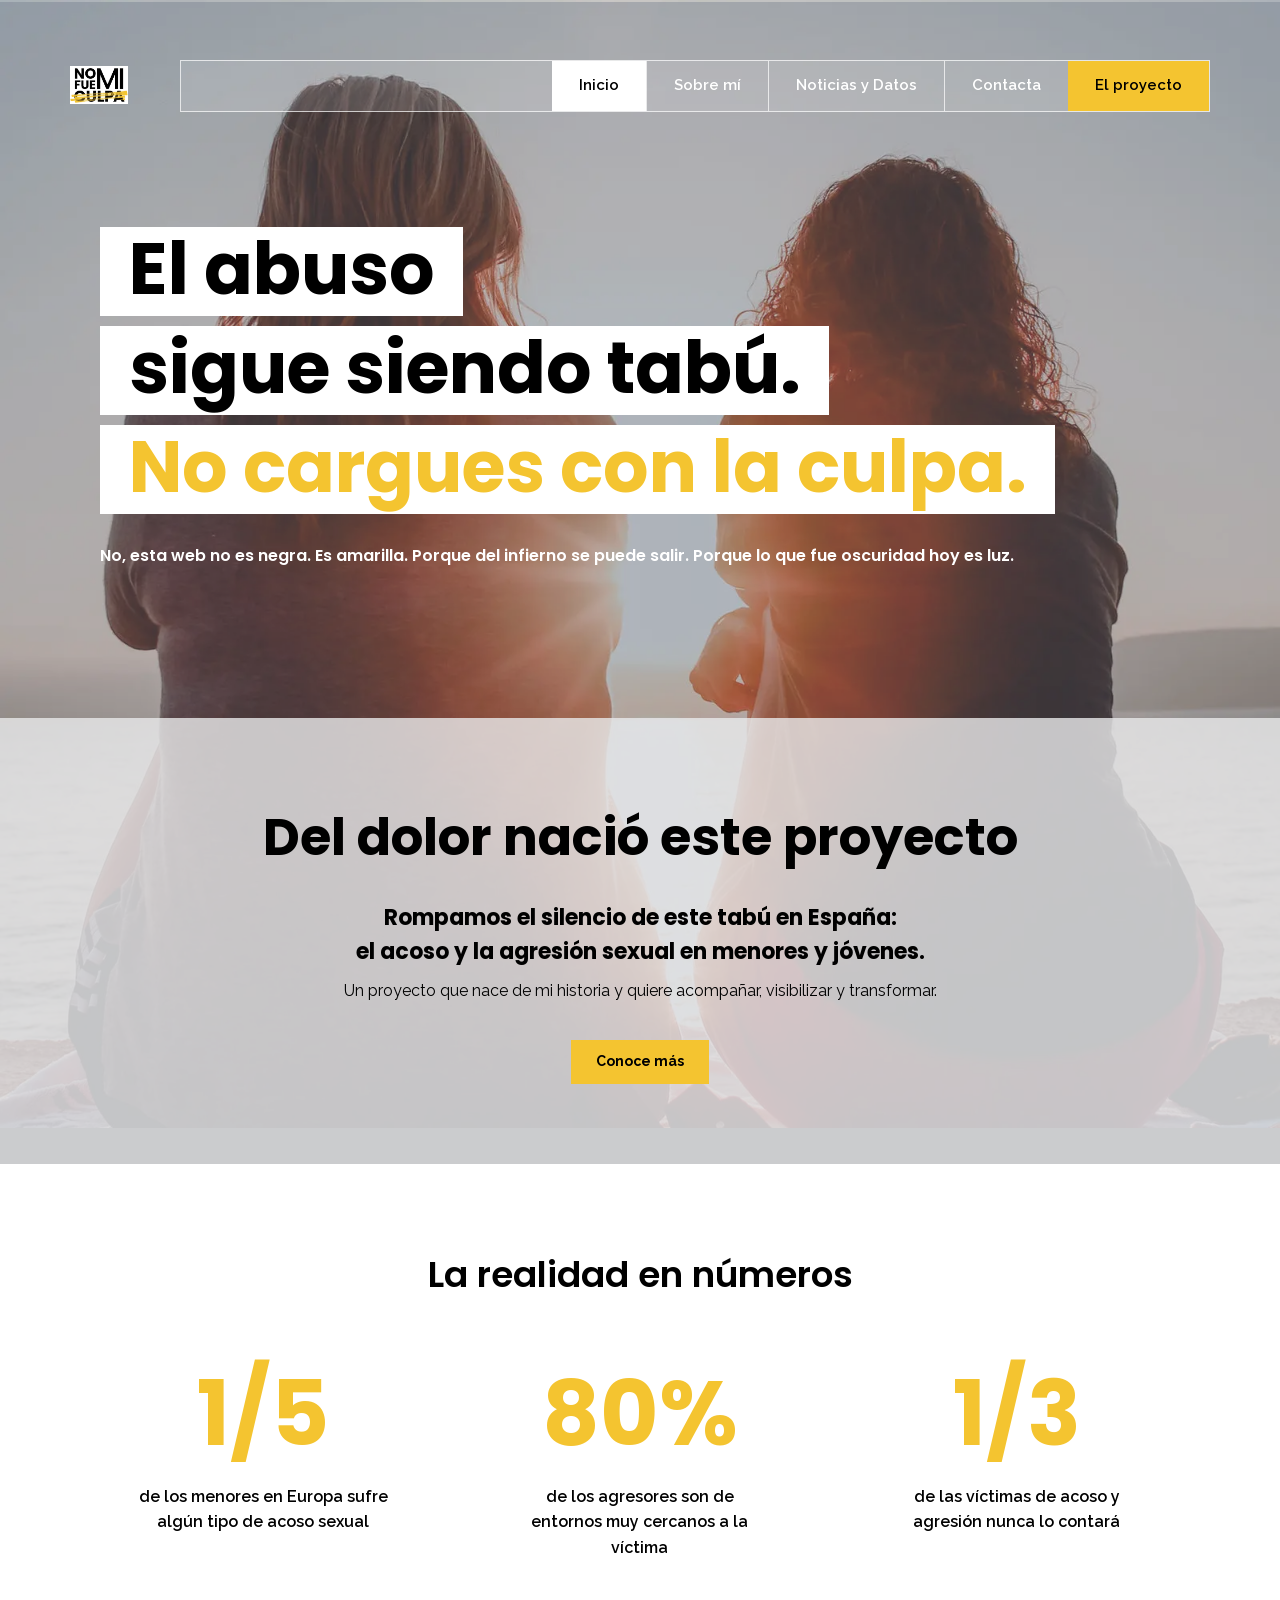
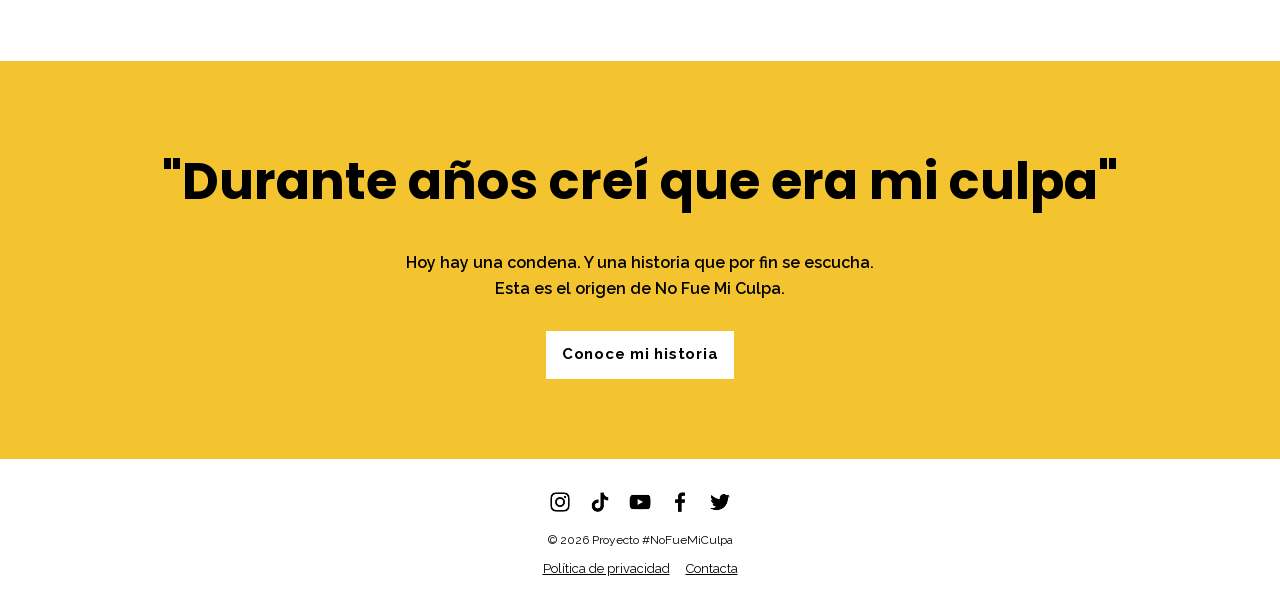
<file: index.html>
<!DOCTYPE html>
<html lang="es">
<head>
  <meta charset="UTF-8">
  <meta name="viewport" content="width=device-width, initial-scale=1">
  <title>Inicio | No Fue Mi Culpa | Contra el abuso sexual</title>
  <meta name="description" content="Rompamos el silencio sobre el acoso y la agresión sexual en menores y jóvenes en España.">
  <link rel="canonical" href="https://www.nofuemiculpa.org/">
  <meta property="og:title" content="No Fue Mi Culpa | Contra el abuso sexual">
  <meta property="og:description" content="Rompamos el silencio sobre el acoso y la agresión sexual en menores y jóvenes en España.">
  <meta property="og:image" content="https://www.nofuemiculpa.org/img/bg-dos-mujeres.webp">
  <meta property="og:url" content="https://www.nofuemiculpa.org/">
  <meta property="og:type" content="website">
  <link rel="icon" type="image/png" href="img/img_6.png">
  <link rel="apple-touch-icon" href="img/img_6.png">
  <link rel="stylesheet" href="styles.css">
</head>
<body>
  <a class="skip" href="#principal">Saltar al contenido</a>

  <div class="top photo-bg">
    <header class="site-header">
      <a href="index.html" class="logo"><img src="img/img_5.webp" alt="Logo del proyecto No Fue Mi Culpa" width="58" height="38"></a>
      <nav aria-label="Principal">
        <a href="index.html" aria-current="page">Inicio</a>
        <a href="sobre-mi.html">Sobre mí</a>
        <a href="recursos.html">Noticias y Datos</a>
        <a href="contacta.html">Contacta</a>
        <a href="el-proyecto.html" class="cta">El proyecto</a>
      </nav>
    </header>

    <main id="principal">
      <section class="hero" aria-labelledby="titulo">
        <h1 id="titulo">
          <span class="box">El abuso</span>
          <span class="box">sigue siendo tabú.</span>
          <span class="box accent">No cargues con la culpa.</span>
        </h1>
        <p class="hero-sub">No, esta web no es negra. Es amarilla. Porque del infierno se puede salir. Porque lo que fue oscuridad hoy es luz.</p>
      </section>
    </main>

  <section class="intro">
    <h2>Del dolor nació este proyecto</h2>
    <p class="lead">Rompamos el silencio de este tabú en España:<br>el acoso y la agresión sexual en menores y jóvenes.</p>
    <p>Un proyecto que nace de mi historia y quiere acompañar, visibilizar y transformar.</p>
    <a class="btn" href="el-proyecto.html">Conoce más</a>
  </section>
  </div>

  <section class="stats" aria-labelledby="numeros-titulo">
    <h2 id="numeros-titulo">La realidad en números</h2>
    <div class="stat-grid">
      <div class="stat"><span class="num">1/5</span><p>de los menores en Europa sufre algún tipo de acoso sexual</p></div>
      <div class="stat"><span class="num">80%</span><p>de los agresores son de entornos muy cercanos a la víctima</p></div>
      <div class="stat"><span class="num">1/3</span><p>de las víctimas de acoso y agresión nunca lo contará</p></div>
    </div>
  </section>

  <section class="story">
    <blockquote>"Durante años creí que era mi culpa"</blockquote>
    <p>Hoy hay una condena. Y una historia que por fin se escucha.<br>Esta es el origen de No Fue Mi Culpa.</p>
    <a class="btn white" href="sobre-mi.html">Conoce mi historia</a>
  </section>


  <footer class="site-footer">
    <div class="social">
      <a href="https://www.instagram.com/nofuemiculpaorg" aria-label="Instagram" rel="noopener"><img src="img/img_1.png" alt="" width="26" height="26"></a>
      <a href="https://www.tiktok.com/@nofuemiculpa.org" aria-label="TikTok" rel="noopener"><img src="img/img_3.png" alt="" width="26" height="26"></a>
      <a href="https://youtube.com/@nofuemiculpaorg" aria-label="YouTube" rel="noopener"><img src="img/img_8.png" alt="" width="26" height="26"></a>
      <a href="https://www.facebook.com/nazaret.moris" aria-label="Facebook" rel="noopener"><img src="img/img_2.png" alt="" width="26" height="26"></a>
      <a href="https://x.com/nofuemiculpaorg" aria-label="X (Twitter)" rel="noopener"><img src="img/img_9.png" alt="" width="26" height="26"></a>
    </div>
    <p>© 2026 Proyecto #NoFueMiCulpa</p>
    <nav aria-label="Legal"><a href="privacidad.html">Política de privacidad</a><a href="contacta.html">Contacta</a></nav>
  </footer>
</body>
</html>
</file>
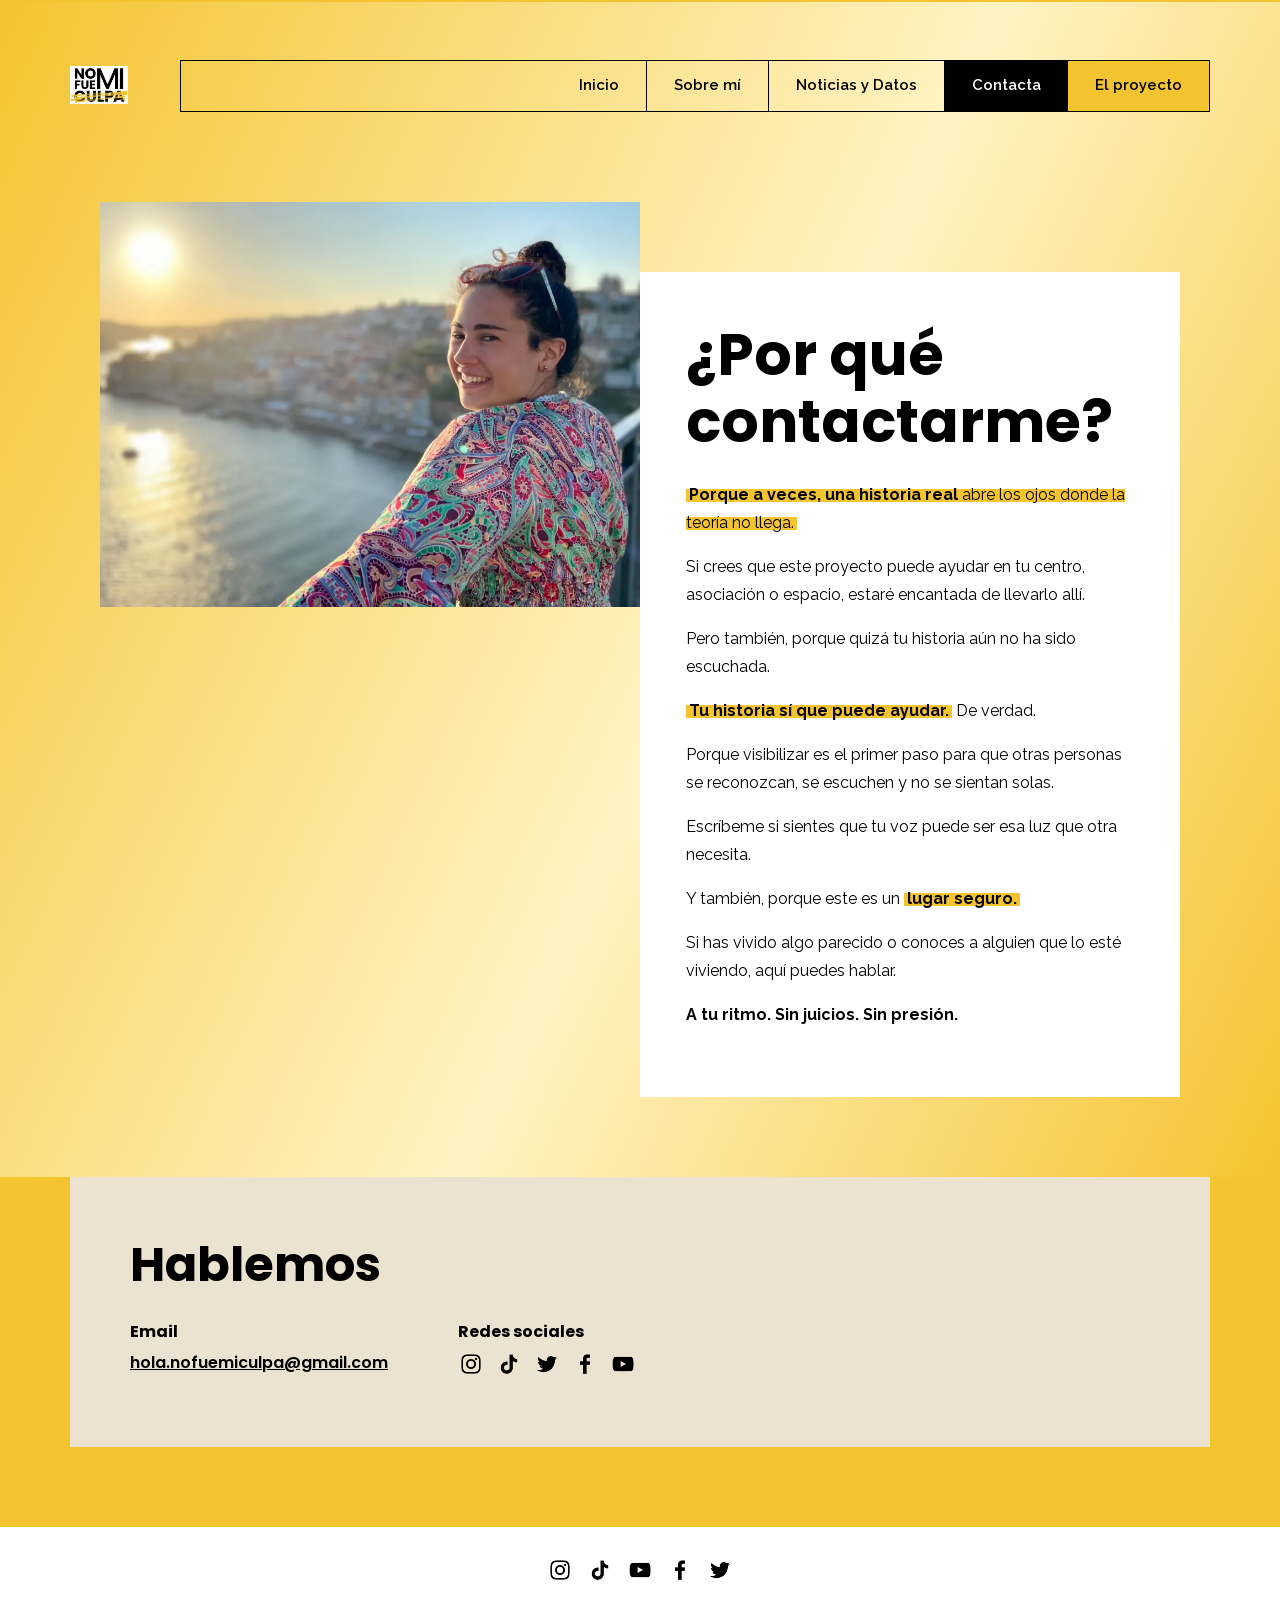
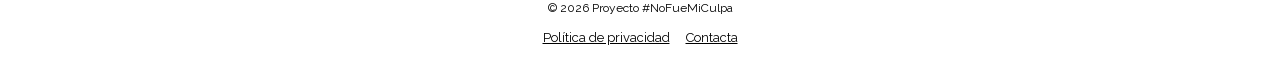
<file: contacta.html>
<!DOCTYPE html>
<html lang="es">
<head>
  <meta charset="UTF-8">
  <meta name="viewport" content="width=device-width, initial-scale=1">
  <title>Contacta | No Fue Mi Culpa</title>
  <meta name="description" content="Escríbenos si quieres contar tu historia o acoger el proyecto en tu centro.">
  <link rel="canonical" href="https://www.nofuemiculpa.org/contacta.html">
  <link rel="icon" type="image/png" href="img/img_6.png">
  <link rel="apple-touch-icon" href="img/img_6.png">
  <link rel="stylesheet" href="styles.css">
</head>
<body>
  <a class="skip" href="#principal">Saltar al contenido</a>

  <div class="top light">
    <header class="site-header">
      <a href="index.html" class="logo"><img src="img/img_5.webp" alt="Logo del proyecto No Fue Mi Culpa" width="58" height="38"></a>
      <nav aria-label="Principal">
        <a href="index.html">Inicio</a>
        <a href="sobre-mi.html">Sobre mí</a>
        <a href="recursos.html">Noticias y Datos</a>
        <a href="contacta.html" aria-current="page">Contacta</a>
        <a href="el-proyecto.html" class="cta">El proyecto</a>
      </nav>
    </header>
  </div>

  <main id="principal">
    <section class="contact-hero">
      <div class="contact-row">
        <div class="contact-photo">
          <img src="img/nazaret.webp" alt="Nazaret Moris sonriendo frente a un paisaje urbano al atardecer" width="1000" height="750" loading="lazy">
        </div>
        <div class="contact-card">
          <h1>¿Por qué contactarme?</h1>
          <p><span class="hl"><strong>Porque a veces, una historia real</strong> abre los ojos donde la teoría no llega.</span></p>
          <p>Si crees que este proyecto puede ayudar en tu centro, asociación o espacio, estaré encantada de llevarlo allí.</p>
          <p>Pero también, porque quizá tu historia aún no ha sido escuchada.</p>
          <p><span class="hl"><strong>Tu historia sí que puede ayudar.</strong></span> De verdad.</p>
          <p>Porque visibilizar es el primer paso para que otras personas se reconozcan, se escuchen y no se sientan solas.</p>
          <p>Escríbeme si sientes que tu voz puede ser esa luz que otra necesita.</p>
          <p>Y también, porque este es un <span class="hl"><strong>lugar seguro.</strong></span></p>
          <p>Si has vivido algo parecido o conoces a alguien que lo esté viviendo, aquí puedes hablar.</p>
          <p><strong>A tu ritmo. Sin juicios. Sin presión.</strong></p>
        </div>
      </div>
    </section>

    <div class="contact-wrap">
      <section class="hablemos" aria-labelledby="hablemos-titulo">
        <h2 id="hablemos-titulo">Hablemos</h2>
        <div class="cols">
          <div>
            <h3>Email</h3>
            <a class="mail" href="mailto:hola.nofuemiculpa@gmail.com">hola.nofuemiculpa@gmail.com</a>
          </div>
          <div>
            <h3>Redes sociales</h3>
            <div class="contact-social">
              <a href="https://www.instagram.com/nofuemiculpaorg" aria-label="Instagram" rel="noopener"><img src="img/img_1.png" alt="" width="26" height="26"></a>
              <a href="https://www.tiktok.com/@nofuemiculpa.org" aria-label="TikTok" rel="noopener"><img src="img/img_3.png" alt="" width="26" height="26"></a>
              <a href="https://x.com/nofuemiculpaorg" aria-label="X (Twitter)" rel="noopener"><img src="img/img_9.png" alt="" width="26" height="26"></a>
              <a href="https://www.facebook.com/nazaret.moris" aria-label="Facebook" rel="noopener"><img src="img/img_2.png" alt="" width="26" height="26"></a>
              <a href="https://youtube.com/@nofuemiculpaorg" aria-label="YouTube" rel="noopener"><img src="img/img_8.png" alt="" width="26" height="26"></a>
            </div>
          </div>
        </div>
      </section>
    </div>
  </main>

  <footer class="site-footer">
    <div class="social">
      <a href="https://www.instagram.com/nofuemiculpaorg" aria-label="Instagram" rel="noopener"><img src="img/img_1.png" alt="" width="26" height="26"></a>
      <a href="https://www.tiktok.com/@nofuemiculpa.org" aria-label="TikTok" rel="noopener"><img src="img/img_3.png" alt="" width="26" height="26"></a>
      <a href="https://youtube.com/@nofuemiculpaorg" aria-label="YouTube" rel="noopener"><img src="img/img_8.png" alt="" width="26" height="26"></a>
      <a href="https://www.facebook.com/nazaret.moris" aria-label="Facebook" rel="noopener"><img src="img/img_2.png" alt="" width="26" height="26"></a>
      <a href="https://x.com/nofuemiculpaorg" aria-label="X (Twitter)" rel="noopener"><img src="img/img_9.png" alt="" width="26" height="26"></a>
    </div>
    <p>© 2026 Proyecto #NoFueMiCulpa</p>
    <nav aria-label="Legal"><a href="privacidad.html">Política de privacidad</a><a href="contacta.html">Contacta</a></nav>
  </footer>
</body>
</html>
</file>
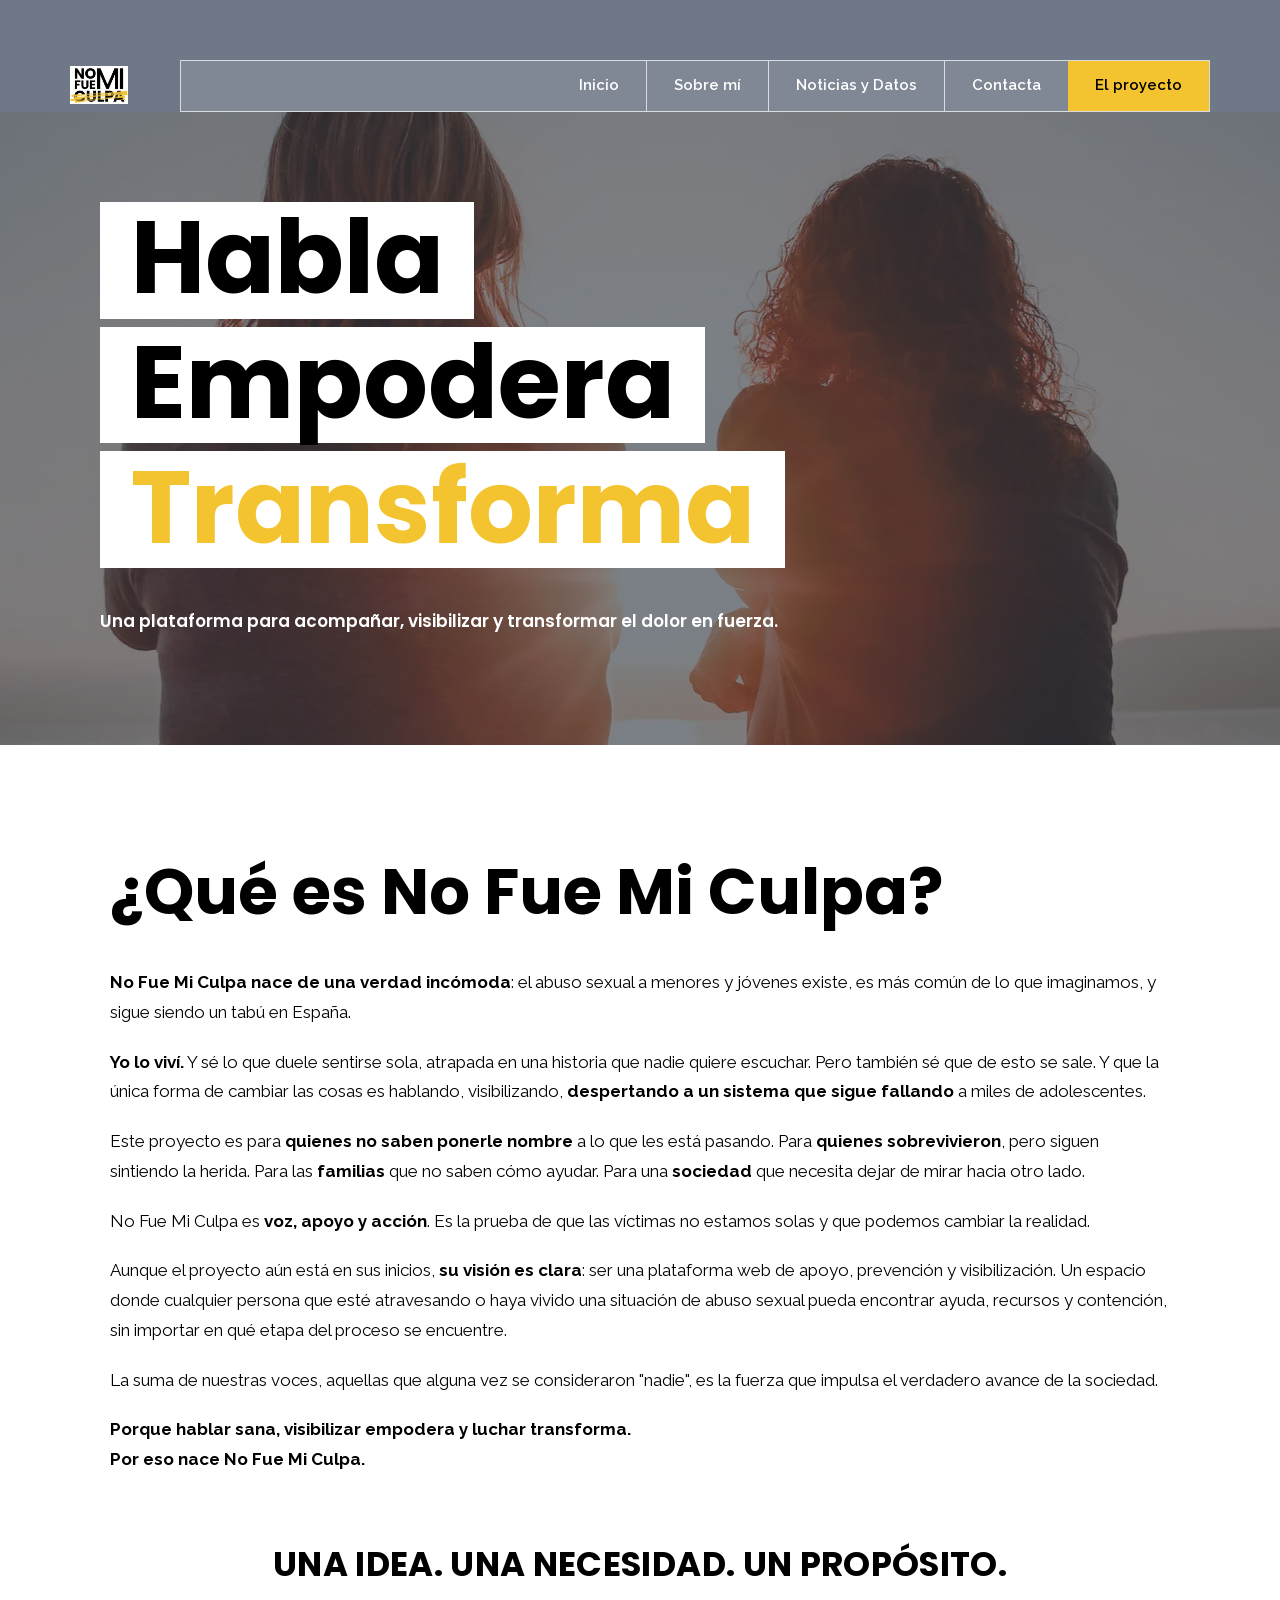
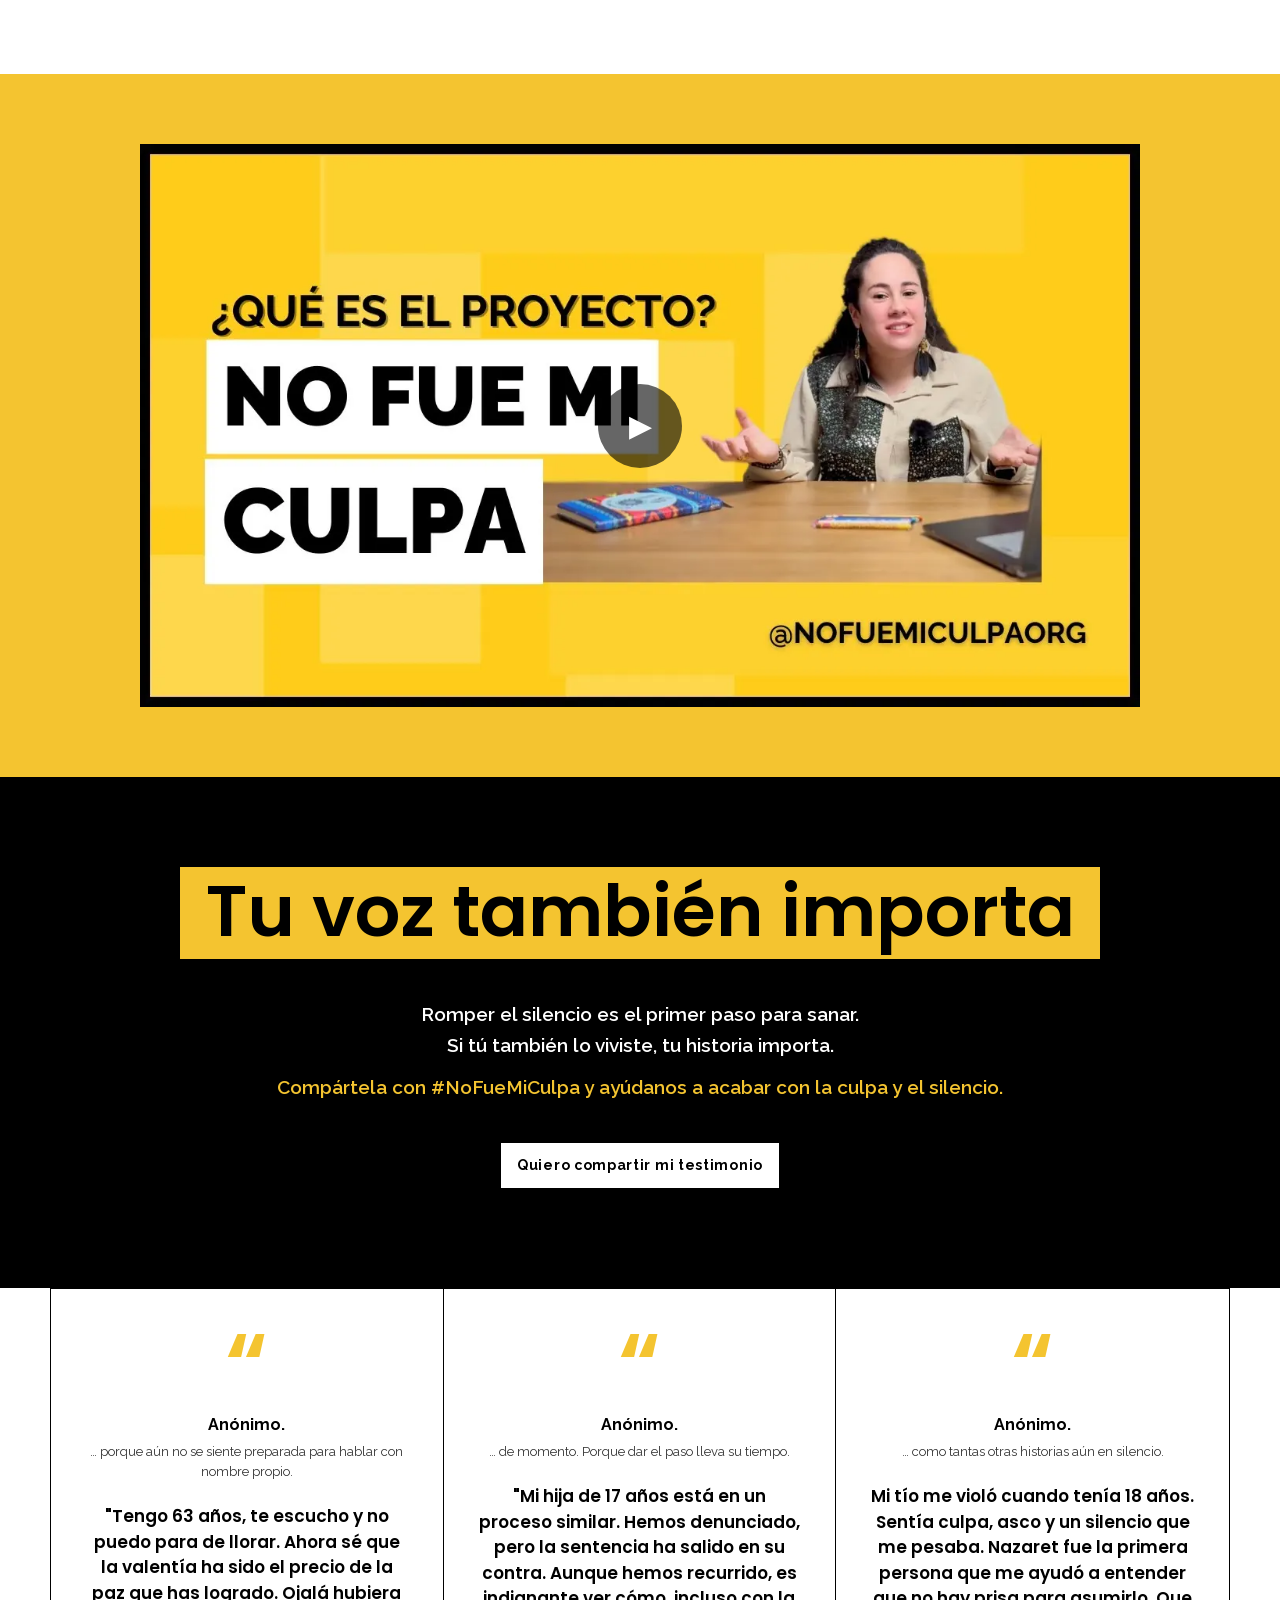
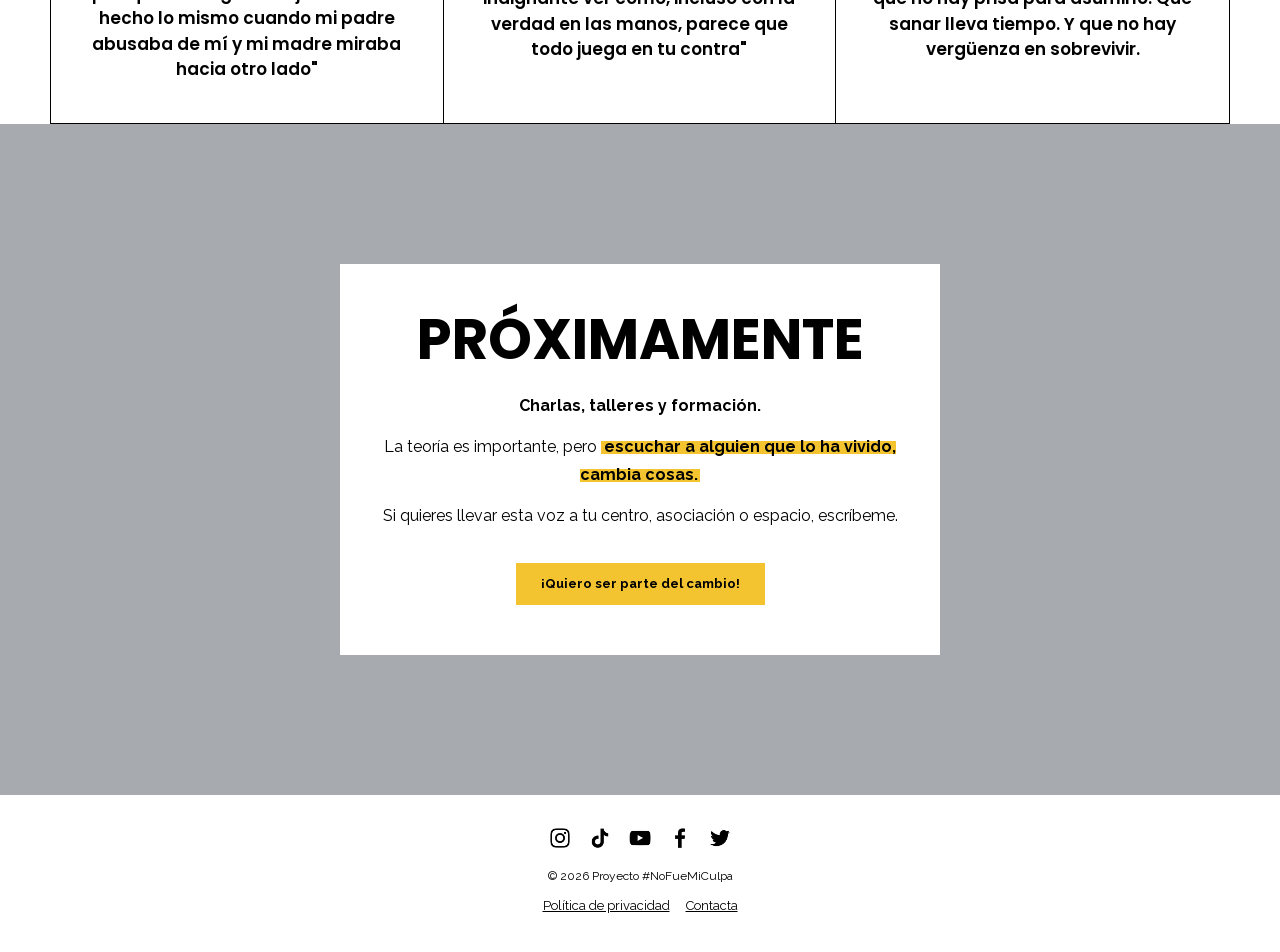
<file: el-proyecto.html>
<!DOCTYPE html>
<html lang="es">
<head>
  <meta charset="UTF-8">
  <meta name="viewport" content="width=device-width, initial-scale=1">
  <title>El proyecto | No Fue Mi Culpa</title>
  <meta name="description" content="Una plataforma para acompañar, visibilizar y transformar el dolor en fuerza.">
  <link rel="canonical" href="https://www.nofuemiculpa.org/el-proyecto.html">
  <link rel="icon" type="image/png" href="img/img_6.png">
  <link rel="apple-touch-icon" href="img/img_6.png">
  <link rel="stylesheet" href="styles.css">
</head>
<body>
  <a class="skip" href="#principal">Saltar al contenido</a>

  <div class="top">
    <header class="site-header">
      <a href="index.html" class="logo"><img src="img/img_5.webp" alt="Logo del proyecto No Fue Mi Culpa" width="58" height="38"></a>
      <nav aria-label="Principal">
        <a href="index.html">Inicio</a>
        <a href="sobre-mi.html">Sobre mí</a>
        <a href="recursos.html">Noticias y Datos</a>
        <a href="contacta.html">Contacta</a>
        <a href="el-proyecto.html" class="cta" aria-current="page">El proyecto</a>
      </nav>
    </header>
  </div>

  <main id="principal">
    <section class="project-hero">
      <div class="stack">
        <h1 class="box-title sr-only">El proyecto</h1>
        <span class="box-title">Habla</span>
        <span class="box-title">Empodera</span>
        <span class="box-title accent">Transforma</span>
      </div>
      <p>Una plataforma para acompañar, visibilizar y transformar el dolor en fuerza.</p>
    </section>

    <article class="project-about">
      <h2>¿Qué es No Fue Mi Culpa?</h2>
      <p><strong>No Fue Mi Culpa nace de una verdad incómoda</strong>: el abuso sexual a menores y jóvenes existe, es más común de lo que imaginamos, y sigue siendo un tabú en España.</p>
      <p><strong>Yo lo viví.</strong> Y sé lo que duele sentirse sola, atrapada en una historia que nadie quiere escuchar. Pero también sé que de esto se sale. Y que la única forma de cambiar las cosas es hablando, visibilizando, <strong>despertando a un sistema que sigue fallando</strong> a miles de adolescentes.</p>
      <p>Este proyecto es para <strong>quienes no saben ponerle nombre</strong> a lo que les está pasando. Para <strong>quienes sobrevivieron</strong>, pero siguen sintiendo la herida. Para las <strong>familias</strong> que no saben cómo ayudar. Para una <strong>sociedad</strong> que necesita dejar de mirar hacia otro lado.</p>
      <p>No Fue Mi Culpa es <strong>voz, apoyo y acción</strong>. Es la prueba de que las víctimas no estamos solas y que podemos cambiar la realidad.</p>
      <p>Aunque el proyecto aún está en sus inicios, <strong>su visión es clara</strong>: ser una plataforma web de apoyo, prevención y visibilización. Un espacio donde cualquier persona que esté atravesando o haya vivido una situación de abuso sexual pueda encontrar ayuda, recursos y contención, sin importar en qué etapa del proceso se encuentre.</p>
      <p>La suma de nuestras voces, aquellas que alguna vez se consideraron "nadie", es la fuerza que impulsa el verdadero avance de la sociedad.</p>
      <p><strong>Porque hablar sana, visibilizar empodera y luchar transforma.</strong><br><strong>Por eso nace No Fue Mi Culpa.</strong></p>
      <p class="big">UNA IDEA. UNA NECESIDAD. UN PROPÓSITO.</p>
    </article>

    <section class="video-band" aria-label="Vídeo: ¿Qué es No Fue Mi Culpa?">
      <div class="video" id="video-proyecto">
        <img class="poster" src="img/video-poster-proyecto.webp" alt="Vídeo: ¿Qué es No Fue Mi Culpa? Un proyecto para romper el silencio" width="1280" height="720" loading="lazy">
        <button class="play" type="button" aria-label="Reproducir el vídeo ¿Qué es No Fue Mi Culpa?">▶</button>
      </div>
    </section>

    <section class="voice" aria-labelledby="voz-titulo">
      <h2 id="voz-titulo">Tu voz también importa</h2>
      <p>Romper el silencio es el primer paso para sanar.<br>Si tú también lo viviste, tu historia importa.</p>
      <p class="y">Compártela con #NoFueMiCulpa y ayúdanos a acabar con la culpa y el silencio.</p>
      <a class="btn white" href="contacta.html">Quiero compartir mi testimonio</a>
    </section>

    <section class="testimonies" aria-label="Testimonios anónimos">
      <article class="testimony">
        <div class="q" aria-hidden="true">“</div>
        <p class="who">Anónimo.</p>
        <p class="sub">… porque aún no se siente preparada para hablar con nombre propio.</p>
        <p class="txt">"Tengo 63 años, te escucho y no puedo para de llorar. Ahora sé que la valentía ha sido el precio de la paz que has logrado. Ojalá hubiera hecho lo mismo cuando mi padre abusaba de mí y mi madre miraba hacia otro lado"</p>
      </article>
      <article class="testimony">
        <div class="q" aria-hidden="true">“</div>
        <p class="who">Anónimo.</p>
        <p class="sub">… de momento. Porque dar el paso lleva su tiempo.</p>
        <p class="txt">"Mi hija de 17 años está en un proceso similar. Hemos denunciado, pero la sentencia ha salido en su contra. Aunque hemos recurrido, es indignante ver cómo, incluso con la verdad en las manos, parece que todo juega en tu contra"</p>
      </article>
      <article class="testimony">
        <div class="q" aria-hidden="true">“</div>
        <p class="who">Anónimo.</p>
        <p class="sub">… como tantas otras historias aún en silencio.</p>
        <p class="txt">Mi tío me violó cuando tenía 18 años. Sentía culpa, asco y un silencio que me pesaba. Nazaret fue la primera persona que me ayudó a entender que no hay prisa para asumirlo. Que sanar lleva tiempo. Y que no hay vergüenza en sobrevivir.</p>
      </article>
    </section>

    <section class="coming" aria-labelledby="proximamente">
      <div class="card">
        <h2 id="proximamente">PRÓXIMAMENTE</h2>
        <p><strong>Charlas, talleres y formación.</strong></p>
        <p>La teoría es importante, pero <span class="hl"><strong>escuchar a alguien que lo ha vivido, cambia cosas.</strong></span></p>
        <p>Si quieres llevar esta voz a tu centro, asociación o espacio, escríbeme.</p>
        <a class="btn" href="contacta.html">¡Quiero ser parte del cambio!</a>
      </div>
    </section>
  </main>

  <footer class="site-footer">
    <div class="social">
      <a href="https://www.instagram.com/nofuemiculpaorg" aria-label="Instagram" rel="noopener"><img src="img/img_1.png" alt="" width="26" height="26"></a>
      <a href="https://www.tiktok.com/@nofuemiculpa.org" aria-label="TikTok" rel="noopener"><img src="img/img_3.png" alt="" width="26" height="26"></a>
      <a href="https://youtube.com/@nofuemiculpaorg" aria-label="YouTube" rel="noopener"><img src="img/img_8.png" alt="" width="26" height="26"></a>
      <a href="https://www.facebook.com/nazaret.moris" aria-label="Facebook" rel="noopener"><img src="img/img_2.png" alt="" width="26" height="26"></a>
      <a href="https://x.com/nofuemiculpaorg" aria-label="X (Twitter)" rel="noopener"><img src="img/img_9.png" alt="" width="26" height="26"></a>
    </div>
    <p>© 2026 Proyecto #NoFueMiCulpa</p>
    <nav aria-label="Legal"><a href="privacidad.html">Política de privacidad</a><a href="contacta.html">Contacta</a></nav>
  </footer>
  <script>
    // On-demand video: YouTube is not loaded until the visitor presses play
    (function(){
      var v=document.getElementById('video-proyecto');
      v.querySelector('.play').addEventListener('click',function(){
        var f=document.createElement('iframe');
        f.src='https://www.youtube-nocookie.com/embed/NJjL1HEGzz4?autoplay=1&rel=0';
        f.title='¿Qué es No Fue Mi Culpa? Un proyecto para romper el silencio';
        f.allow='accelerometer; autoplay; encrypted-media; gyroscope; picture-in-picture';
        f.allowFullscreen=true;
        v.innerHTML='';v.appendChild(f);
      });
    })();
  </script>
</body>
</html>
</file>
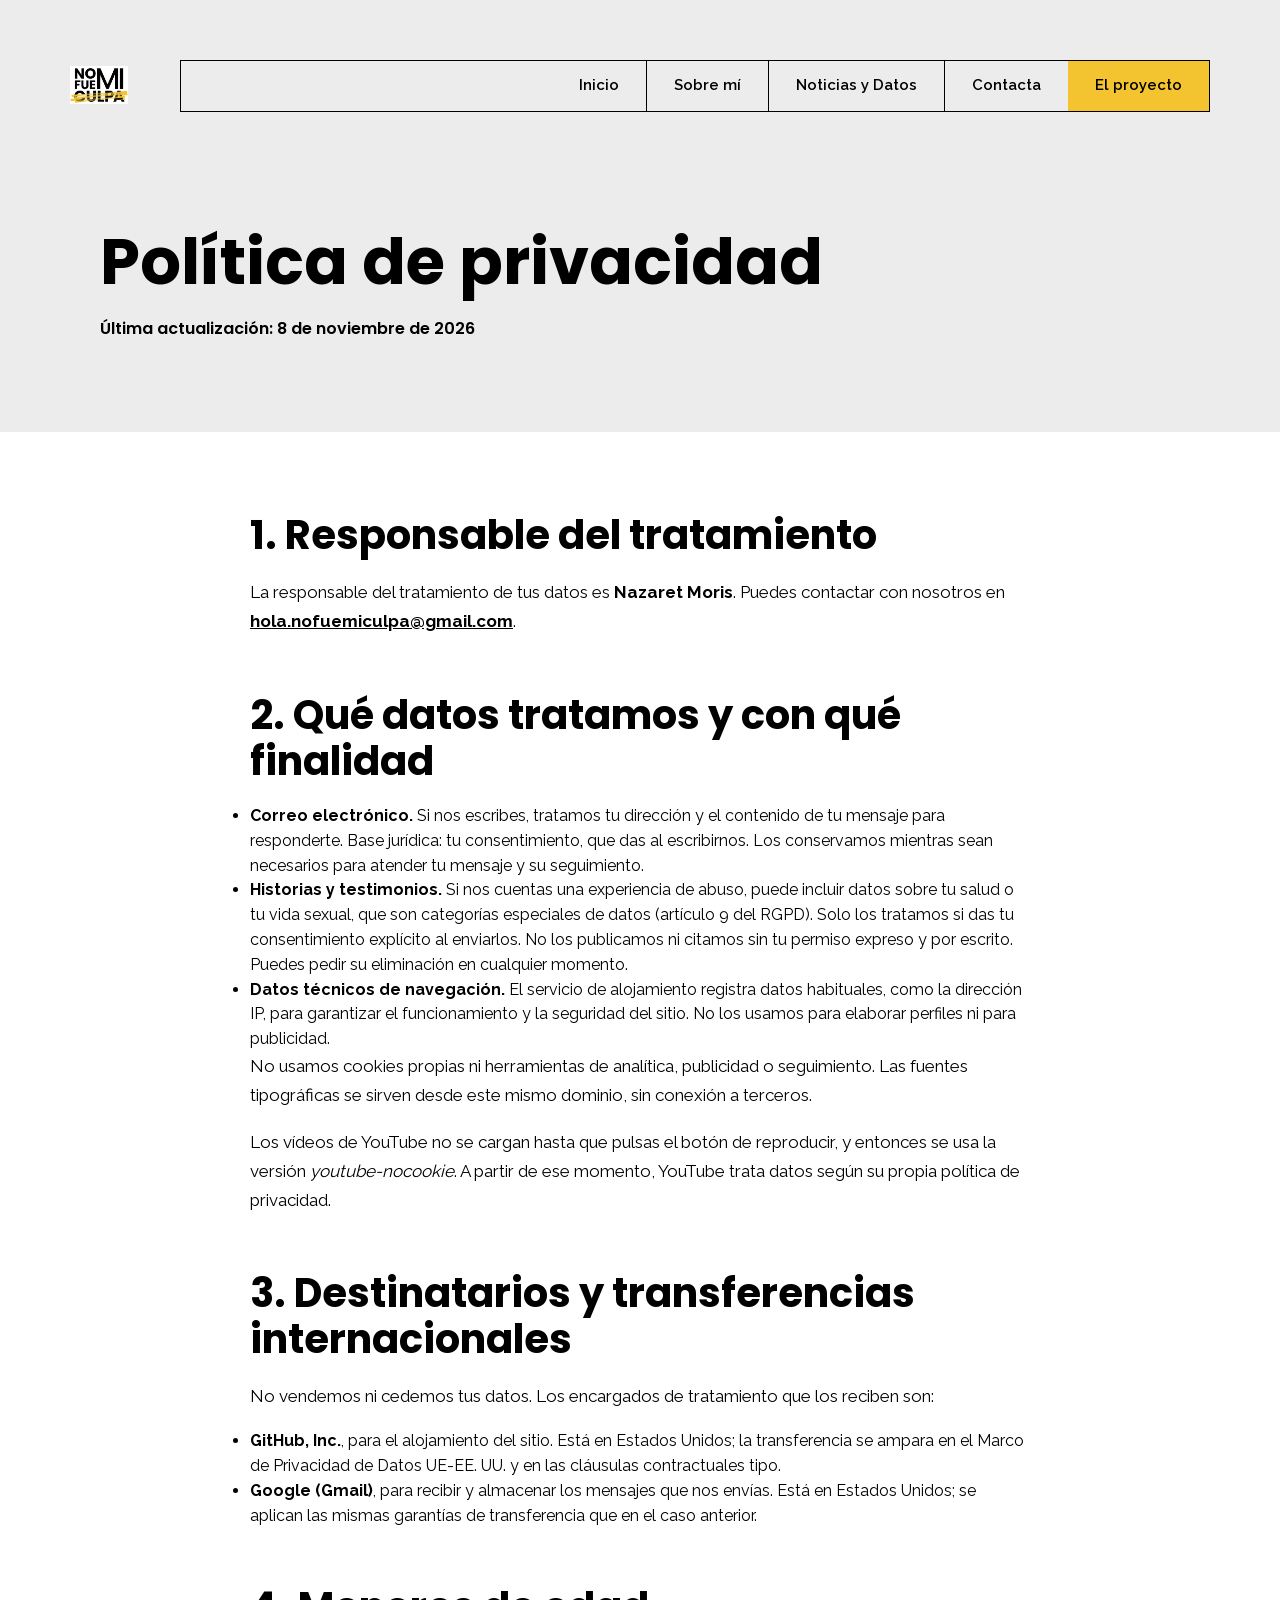
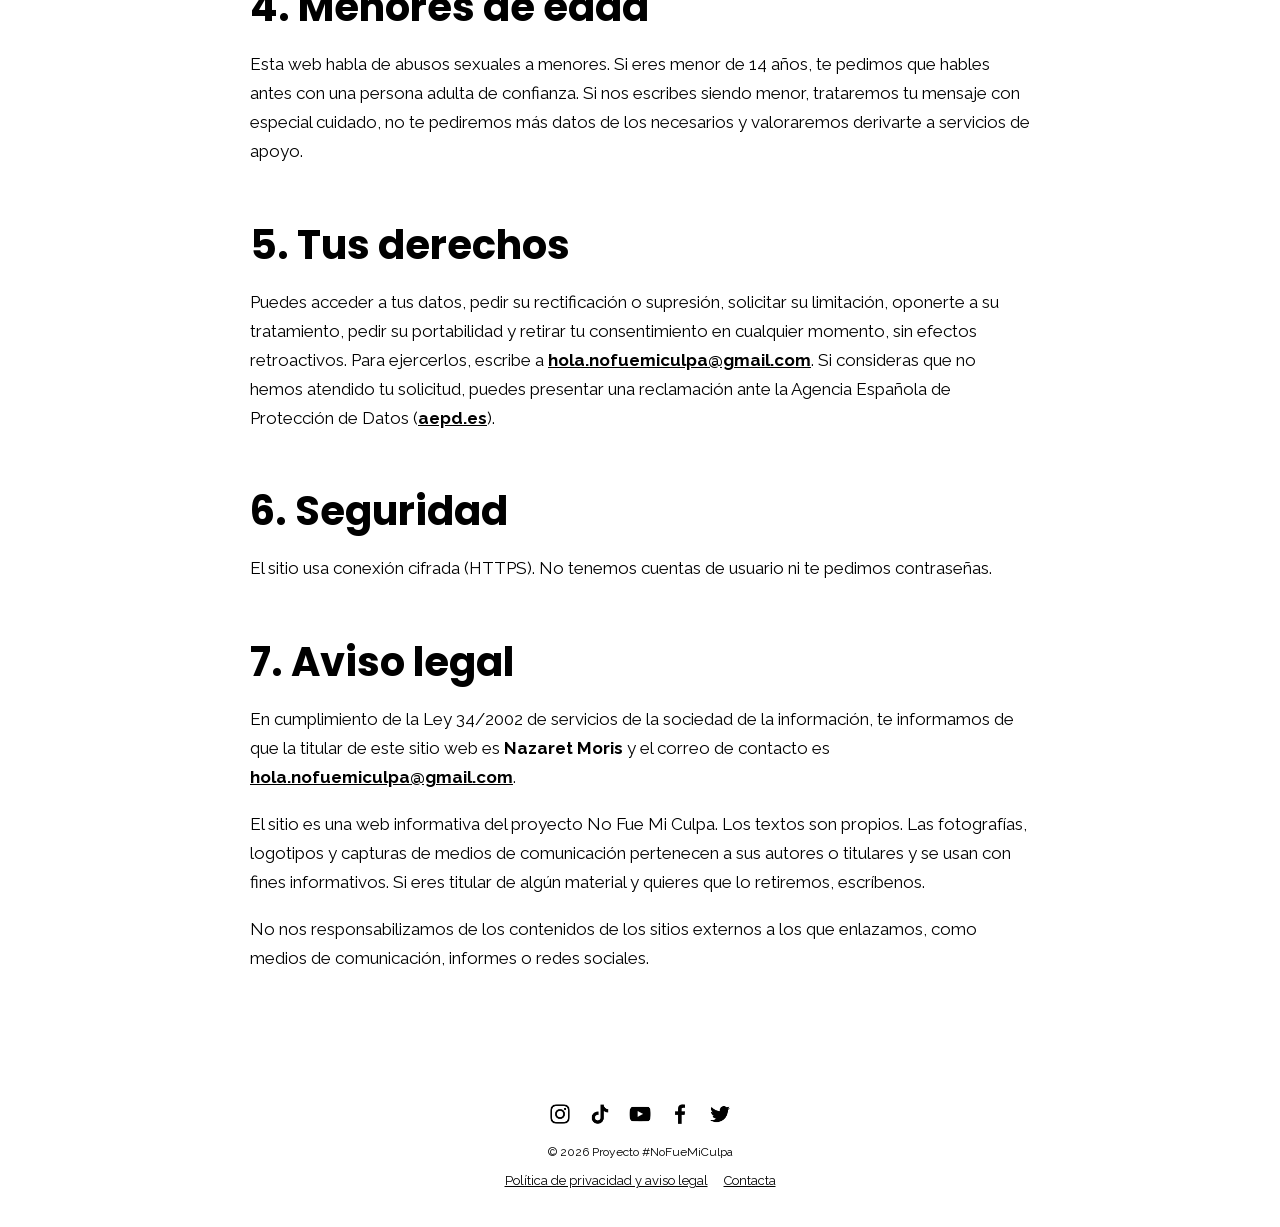
<file: privacidad.html>
<!DOCTYPE html>
<html lang="es">
<head>
  <meta charset="UTF-8">
  <meta name="viewport" content="width=device-width, initial-scale=1">
  <title>Política de privacidad y aviso legal | No Fue Mi Culpa</title>
  <meta name="description" content="Qué datos trata nofuemiculpa.org, con qué finalidad y cómo ejercer tus derechos. Aviso legal.">
  <meta name="robots" content="noindex">
  <link rel="canonical" href="https://www.nofuemiculpa.org/privacidad.html">
  <link rel="icon" type="image/png" href="img/img_6.png">
  <link rel="stylesheet" href="styles.css">
</head>
<body>
  <a class="skip" href="#principal">Saltar al contenido</a>

  <div class="top light paper">
    <header class="site-header">
      <a href="index.html" class="logo"><img src="img/img_5.webp" alt="Logo del proyecto No Fue Mi Culpa" width="58" height="38"></a>
      <nav aria-label="Principal">
        <a href="index.html">Inicio</a>
        <a href="sobre-mi.html">Sobre mí</a>
        <a href="recursos.html">Noticias y Datos</a>
        <a href="contacta.html">Contacta</a>
        <a href="el-proyecto.html" class="cta">El proyecto</a>
      </nav>
    </header>

    <main id="principal">
      <section class="page-hero">
        <h1><span class="box">Política de privacidad</span></h1>
        <p>Última actualización: 8 de noviembre de 2026</p>
      </section>
    </main>
  </div>

  <article class="content">
    <h2>1. Responsable del tratamiento</h2>
    <p>La responsable del tratamiento de tus datos es <strong>Nazaret Moris</strong>. Puedes contactar con nosotros en <a class="text-link" href="mailto:hola.nofuemiculpa@gmail.com">hola.nofuemiculpa@gmail.com</a>.</p>

    <h2>2. Qué datos tratamos y con qué finalidad</h2>
    <ul>
      <li><strong>Correo electrónico.</strong> Si nos escribes, tratamos tu dirección y el contenido de tu mensaje para responderte. Base jurídica: tu consentimiento, que das al escribirnos. Los conservamos mientras sean necesarios para atender tu mensaje y su seguimiento.</li>
      <li><strong>Historias y testimonios.</strong> Si nos cuentas una experiencia de abuso, puede incluir datos sobre tu salud o tu vida sexual, que son categorías especiales de datos (artículo 9 del RGPD). Solo los tratamos si das tu consentimiento explícito al enviarlos. No los publicamos ni citamos sin tu permiso expreso y por escrito. Puedes pedir su eliminación en cualquier momento.</li>
      <li><strong>Datos técnicos de navegación.</strong> El servicio de alojamiento registra datos habituales, como la dirección IP, para garantizar el funcionamiento y la seguridad del sitio. No los usamos para elaborar perfiles ni para publicidad.</li>
    </ul>
    <p>No usamos cookies propias ni herramientas de analítica, publicidad o seguimiento. Las fuentes tipográficas se sirven desde este mismo dominio, sin conexión a terceros.</p>
    <p>Los vídeos de YouTube no se cargan hasta que pulsas el botón de reproducir, y entonces se usa la versión <em>youtube-nocookie</em>. A partir de ese momento, YouTube trata datos según su propia política de privacidad.</p>

    <h2>3. Destinatarios y transferencias internacionales</h2>
    <p>No vendemos ni cedemos tus datos. Los encargados de tratamiento que los reciben son:</p>
    <ul>
      <li><strong>GitHub, Inc.</strong>, para el alojamiento del sitio. Está en Estados Unidos; la transferencia se ampara en el Marco de Privacidad de Datos UE-EE. UU. y en las cláusulas contractuales tipo.</li>
      <li><strong>Google (Gmail)</strong>, para recibir y almacenar los mensajes que nos envías. Está en Estados Unidos; se aplican las mismas garantías de transferencia que en el caso anterior.</li>
    </ul>

    <h2>4. Menores de edad</h2>
    <p>Esta web habla de abusos sexuales a menores. Si eres menor de 14 años, te pedimos que hables antes con una persona adulta de confianza. Si nos escribes siendo menor, trataremos tu mensaje con especial cuidado, no te pediremos más datos de los necesarios y valoraremos derivarte a servicios de apoyo.</p>

    <h2>5. Tus derechos</h2>
    <p>Puedes acceder a tus datos, pedir su rectificación o supresión, solicitar su limitación, oponerte a su tratamiento, pedir su portabilidad y retirar tu consentimiento en cualquier momento, sin efectos retroactivos. Para ejercerlos, escribe a <a class="text-link" href="mailto:hola.nofuemiculpa@gmail.com">hola.nofuemiculpa@gmail.com</a>. Si consideras que no hemos atendido tu solicitud, puedes presentar una reclamación ante la Agencia Española de Protección de Datos (<a class="text-link" href="https://www.aepd.es">aepd.es</a>).</p>

    <h2>6. Seguridad</h2>
    <p>El sitio usa conexión cifrada (HTTPS). No tenemos cuentas de usuario ni te pedimos contraseñas.</p>

    <h2 id="aviso-legal">7. Aviso legal</h2>
    <p>En cumplimiento de la Ley 34/2002 de servicios de la sociedad de la información, te informamos de que la titular de este sitio web es <strong>Nazaret Moris</strong> y el correo de contacto es <a class="text-link" href="mailto:hola.nofuemiculpa@gmail.com">hola.nofuemiculpa@gmail.com</a>.</p>
    <p>El sitio es una web informativa del proyecto No Fue Mi Culpa. Los textos son propios. Las fotografías, logotipos y capturas de medios de comunicación pertenecen a sus autores o titulares y se usan con fines informativos. Si eres titular de algún material y quieres que lo retiremos, escríbenos.</p>
    <p>No nos responsabilizamos de los contenidos de los sitios externos a los que enlazamos, como medios de comunicación, informes o redes sociales.</p>
  </article>

  <footer class="site-footer">
    <div class="social">
      <a href="https://www.instagram.com/nofuemiculpaorg" aria-label="Instagram" rel="noopener"><img src="img/img_1.png" alt="" width="26" height="26"></a>
      <a href="https://www.tiktok.com/@nofuemiculpa.org" aria-label="TikTok" rel="noopener"><img src="img/img_3.png" alt="" width="26" height="26"></a>
      <a href="https://youtube.com/@nofuemiculpaorg" aria-label="YouTube" rel="noopener"><img src="img/img_8.png" alt="" width="26" height="26"></a>
      <a href="https://www.facebook.com/nazaret.moris" aria-label="Facebook" rel="noopener"><img src="img/img_2.png" alt="" width="26" height="26"></a>
      <a href="https://x.com/nofuemiculpaorg" aria-label="X (Twitter)" rel="noopener"><img src="img/img_9.png" alt="" width="26" height="26"></a>
    </div>
    <p>© 2026 Proyecto #NoFueMiCulpa</p>
    <nav aria-label="Legal"><a href="privacidad.html" aria-current="page">Política de privacidad y aviso legal</a><a href="contacta.html">Contacta</a></nav>
  </footer>
</body>
</html>
</file>
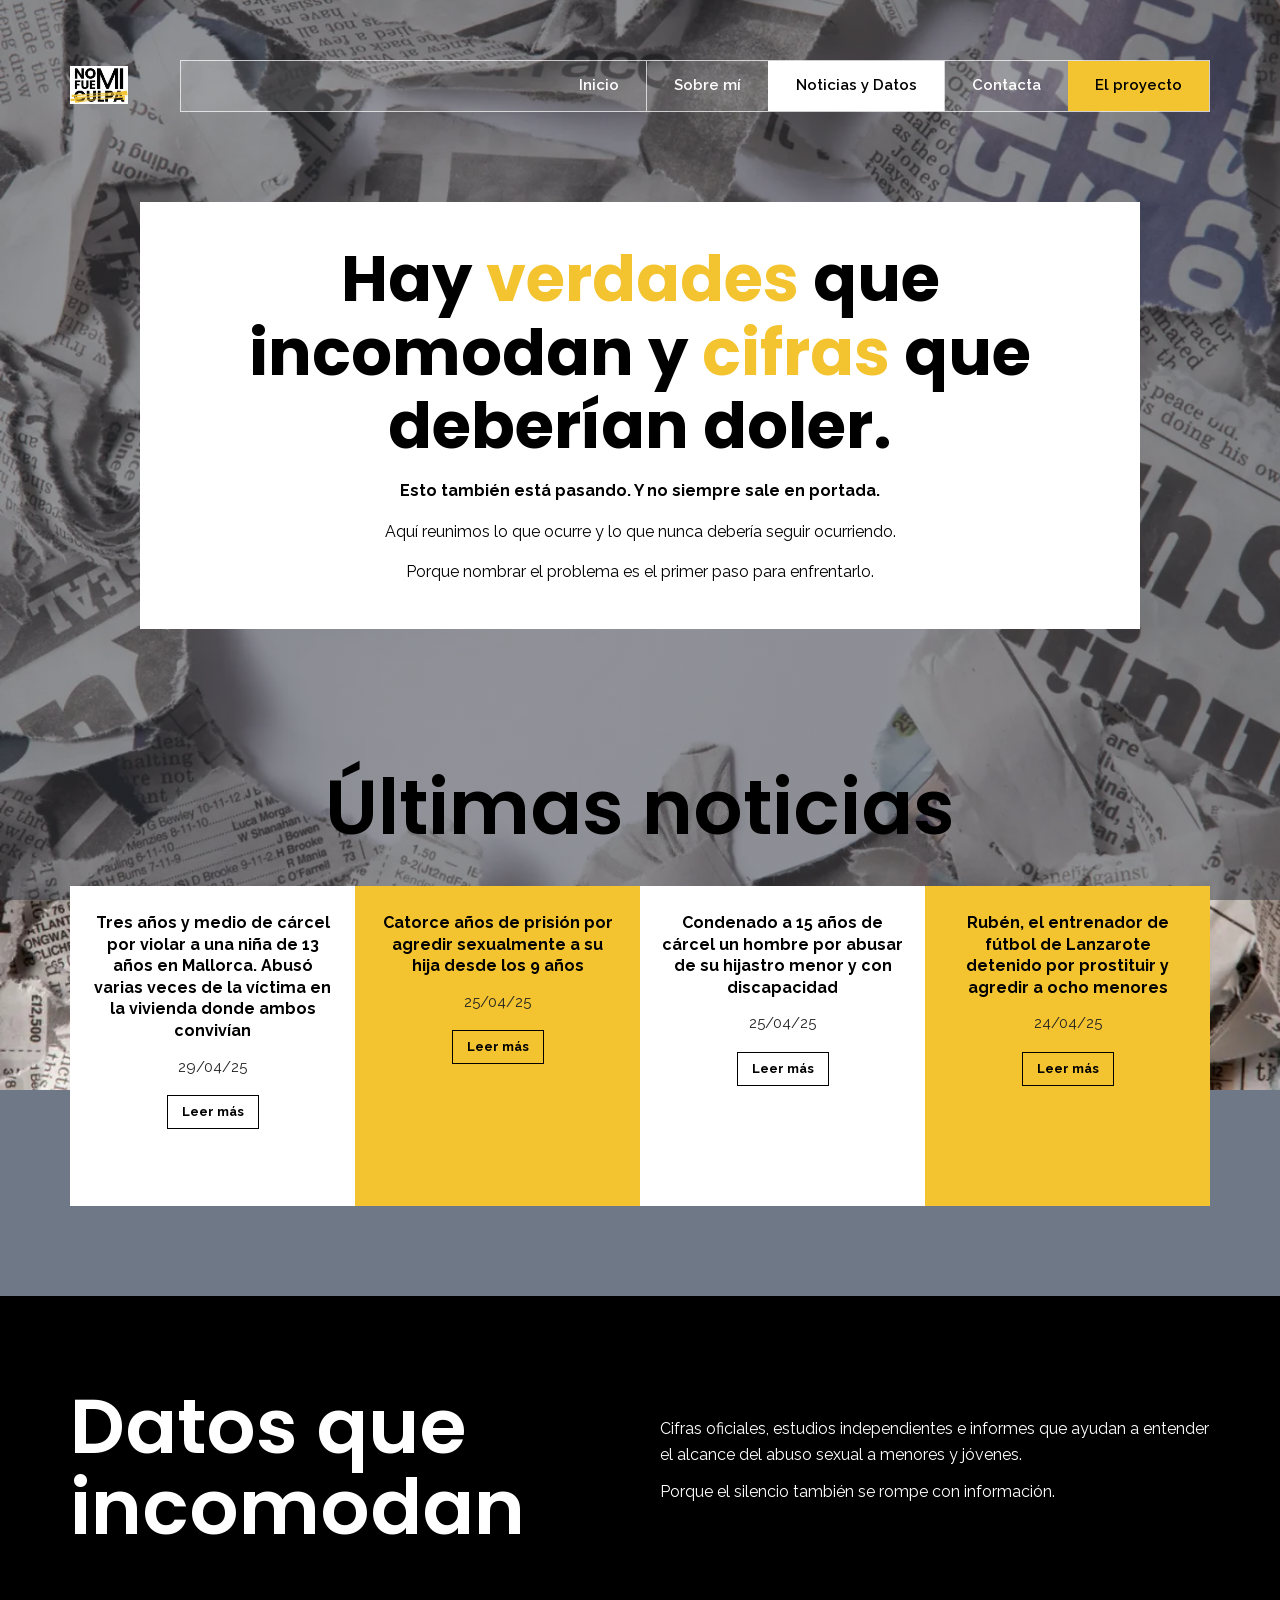
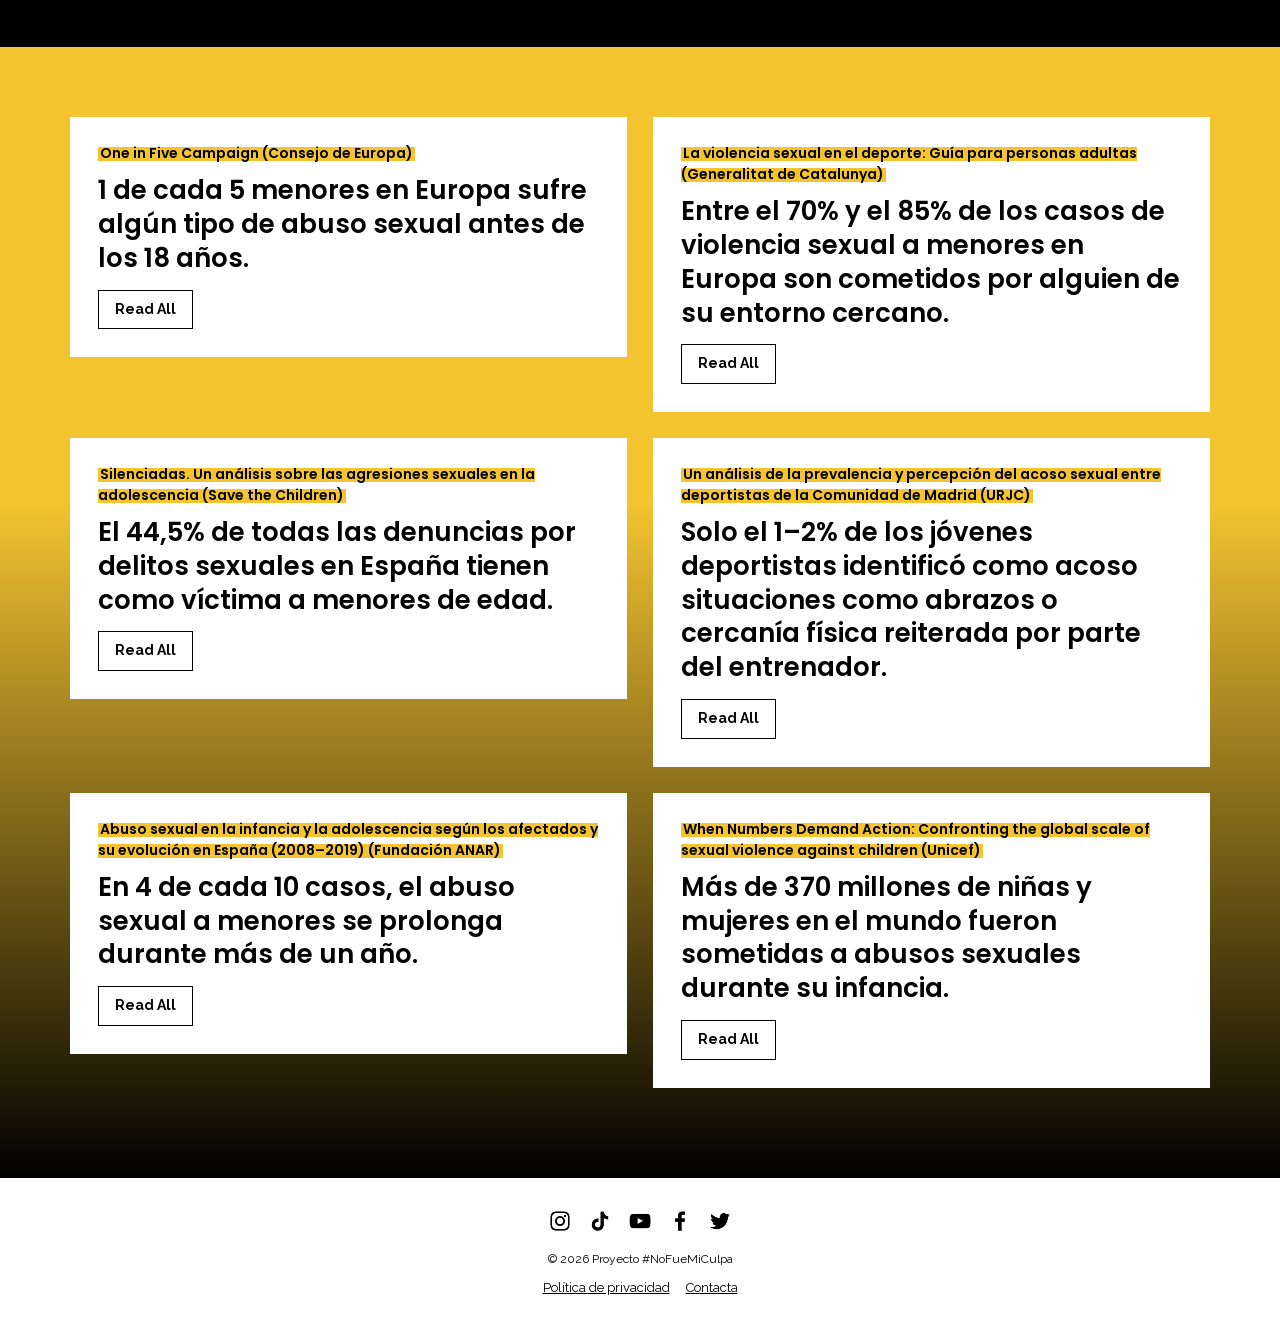
<file: recursos.html>
<!DOCTYPE html>
<html lang="es">
<head>
  <meta charset="UTF-8">
  <meta name="viewport" content="width=device-width, initial-scale=1">
  <title>Noticias y Datos | No Fue Mi Culpa</title>
  <meta name="description" content="Casos judiciales recientes e informes oficiales sobre abuso sexual infantil en España y Europa.">
  <link rel="canonical" href="https://www.nofuemiculpa.org/recursos.html">
  <link rel="icon" type="image/png" href="img/img_6.png">
  <link rel="apple-touch-icon" href="img/img_6.png">
  <link rel="stylesheet" href="styles.css">
</head>
<body>
  <a class="skip" href="#principal">Saltar al contenido</a>

  <div class="top news-bg">
    <header class="site-header">
      <a href="index.html" class="logo"><img src="img/img_5.webp" alt="Logo del proyecto No Fue Mi Culpa" width="58" height="38"></a>
      <nav aria-label="Principal">
        <a href="index.html">Inicio</a>
        <a href="sobre-mi.html">Sobre mí</a>
        <a href="recursos.html" aria-current="page">Noticias y Datos</a>
        <a href="contacta.html">Contacta</a>
        <a href="el-proyecto.html" class="cta">El proyecto</a>
      </nav>
    </header>

    <main id="principal">
      <section class="news-hero">
        <div class="card-hero">
          <h1>Hay <span class="y">verdades</span> que incomodan y <span class="y">cifras</span> que deberían doler.</h1>
          <p><strong>Esto también está pasando. Y no siempre sale en portada.</strong></p>
          <p>Aquí reunimos lo que ocurre y lo que nunca debería seguir ocurriendo.</p>
          <p>Porque nombrar el problema es el primer paso para enfrentarlo.</p>
        </div>
      </section>

      <h2 class="section-title" style="color:#000">Últimas noticias</h2>

      <div class="news-grid">
        <article class="news-card">
          <h3>Tres años y medio de cárcel por violar a una niña de 13 años en Mallorca. Abusó varias veces de la víctima en la vivienda donde ambos convivían</h3>
          <p class="date">29/04/25</p>
          <a class="more" href="https://www.diariodemallorca.es/sucesos/sucesos-mallorca/2025/04/29/tres-anos-medio-carcel-violar-116858376.html" rel="noopener">Leer más</a>
        </article>
        <article class="news-card yellow">
          <h3>Catorce años de prisión por agredir sexualmente a su hija desde los 9 años</h3>
          <p class="date">25/04/25</p>
          <a class="more" href="https://www.larazon.es/galicia/catorce-anos-prision-agredir-sexualmente-hija-9-anos-p7m_20250425680a7055319ae75da4b50224.html" rel="noopener">Leer más</a>
        </article>
        <article class="news-card">
          <h3>Condenado a 15 años de cárcel un hombre por abusar de su hijastro menor y con discapacidad</h3>
          <p class="date">25/04/25</p>
          <a class="more" href="https://www.canalextremadura.es/noticias/provincia-de-badajoz/condenado-15-anos-de-carcel-un-hombre-por-abusar-de-su-hijastro-menor" rel="noopener">Leer más</a>
        </article>
        <article class="news-card yellow">
          <h3>Rubén, el entrenador de fútbol de Lanzarote detenido por prostituir y agredir a ocho menores</h3>
          <p class="date">24/04/25</p>
          <a class="more" href="https://www.elperiodicomediterraneo.com/sucesos/2025/04/24/entrenador-futbol-lanzarote-detenido-abuso-infantil-116679210.html" rel="noopener">Leer más</a>
        </article>
      </div>

      <section class="black-band">
        <div class="wrap">
          <h2>Datos que incomodan</h2>
          <div>
            <p>Cifras oficiales, estudios independientes e informes que ayudan a entender el alcance del abuso sexual a menores y jóvenes.</p>
            <p>Porque el silencio también se rompe con información.</p>
          </div>
        </div>
      </section>

      <section class="data-band">
        <div class="data-grid">
          <article class="data-card">
            <p class="src"><span class="hl">One in Five Campaign (Consejo de Europa)</span></p>
            <p class="stat-txt">1 de cada 5 menores en Europa sufre algún tipo de abuso sexual antes de los 18 años.</p>
            <a class="btn-box" href="https://human-rights-channel.coe.int/stop-child-sexual-abuse-in-sport-es.html" rel="noopener">Read All</a>
          </article>
          <article class="data-card">
            <p class="src"><span class="hl">La violencia sexual en el deporte: Guía para personas adultas (Generalitat de Catalunya)</span></p>
            <p class="stat-txt">Entre el 70% y el 85% de los casos de violencia sexual a menores en Europa son cometidos por alguien de su entorno cercano.</p>
            <a class="btn-box" href="https://esport.gencat.cat/web/.content/home/arees_dactuacio/esport_i_genere/publicacions/violencia/guia-violencia-sexual-esport-cast.pdf" rel="noopener">Read All</a>
          </article>
          <article class="data-card">
            <p class="src"><span class="hl">Silenciadas. Un análisis sobre las agresiones sexuales en la adolescencia (Save the Children)</span></p>
            <p class="stat-txt">El 44,5% de todas las denuncias por delitos sexuales en España tienen como víctima a menores de edad.</p>
            <a class="btn-box" href="https://www.savethechildren.es/actualidad/informe-silenciadas" rel="noopener">Read All</a>
          </article>
          <article class="data-card">
            <p class="src"><span class="hl">Un análisis de la prevalencia y percepción del acoso sexual entre deportistas de la Comunidad de Madrid (URJC)</span></p>
            <p class="stat-txt">Solo el 1–2% de los jóvenes deportistas identificó como acoso situaciones como abrazos o cercanía física reiterada por parte del entrenador.</p>
            <a class="btn-box" href="https://www.upo.es/revistas/index.php/sociologiadeldeporte/article/view/11381/9767" rel="noopener">Read All</a>
          </article>
          <article class="data-card">
            <p class="src"><span class="hl">Abuso sexual en la infancia y la adolescencia según los afectados y su evolución en España (2008–2019) (Fundación ANAR)</span></p>
            <p class="stat-txt">En 4 de cada 10 casos, el abuso sexual a menores se prolonga durante más de un año.</p>
            <a class="btn-box" href="https://www.anar.org/wp-content/uploads/2021/12/Estudio-ANAR-abuso-sexual-infancia-adolescencia-240221-1.pdf" rel="noopener">Read All</a>
          </article>
          <article class="data-card">
            <p class="src"><span class="hl">When Numbers Demand Action: Confronting the global scale of sexual violence against children (Unicef)</span></p>
            <p class="stat-txt">Más de 370 millones de niñas y mujeres en el mundo fueron sometidas a abusos sexuales durante su infancia.</p>
            <a class="btn-box" href="https://www.unicef.org/es/comunicados-prensa/mas-370-millones-ninas-mujeres-mundo-sometidas-violaciones-abusos-sexuales-infancia" rel="noopener">Read All</a>
          </article>
        </div>
      </section>
    </main>
  </div>

  <footer class="site-footer">
    <div class="social">
      <a href="https://www.instagram.com/nofuemiculpaorg" aria-label="Instagram" rel="noopener"><img src="img/img_1.png" alt="" width="26" height="26"></a>
      <a href="https://www.tiktok.com/@nofuemiculpa.org" aria-label="TikTok" rel="noopener"><img src="img/img_3.png" alt="" width="26" height="26"></a>
      <a href="https://youtube.com/@nofuemiculpaorg" aria-label="YouTube" rel="noopener"><img src="img/img_8.png" alt="" width="26" height="26"></a>
      <a href="https://www.facebook.com/nazaret.moris" aria-label="Facebook" rel="noopener"><img src="img/img_2.png" alt="" width="26" height="26"></a>
      <a href="https://x.com/nofuemiculpaorg" aria-label="X (Twitter)" rel="noopener"><img src="img/img_9.png" alt="" width="26" height="26"></a>
    </div>
    <p>© 2026 Proyecto #NoFueMiCulpa</p>
    <nav aria-label="Legal"><a href="privacidad.html">Política de privacidad</a><a href="contacta.html">Contacta</a></nav>
  </footer>
</body>
</html>
</file>
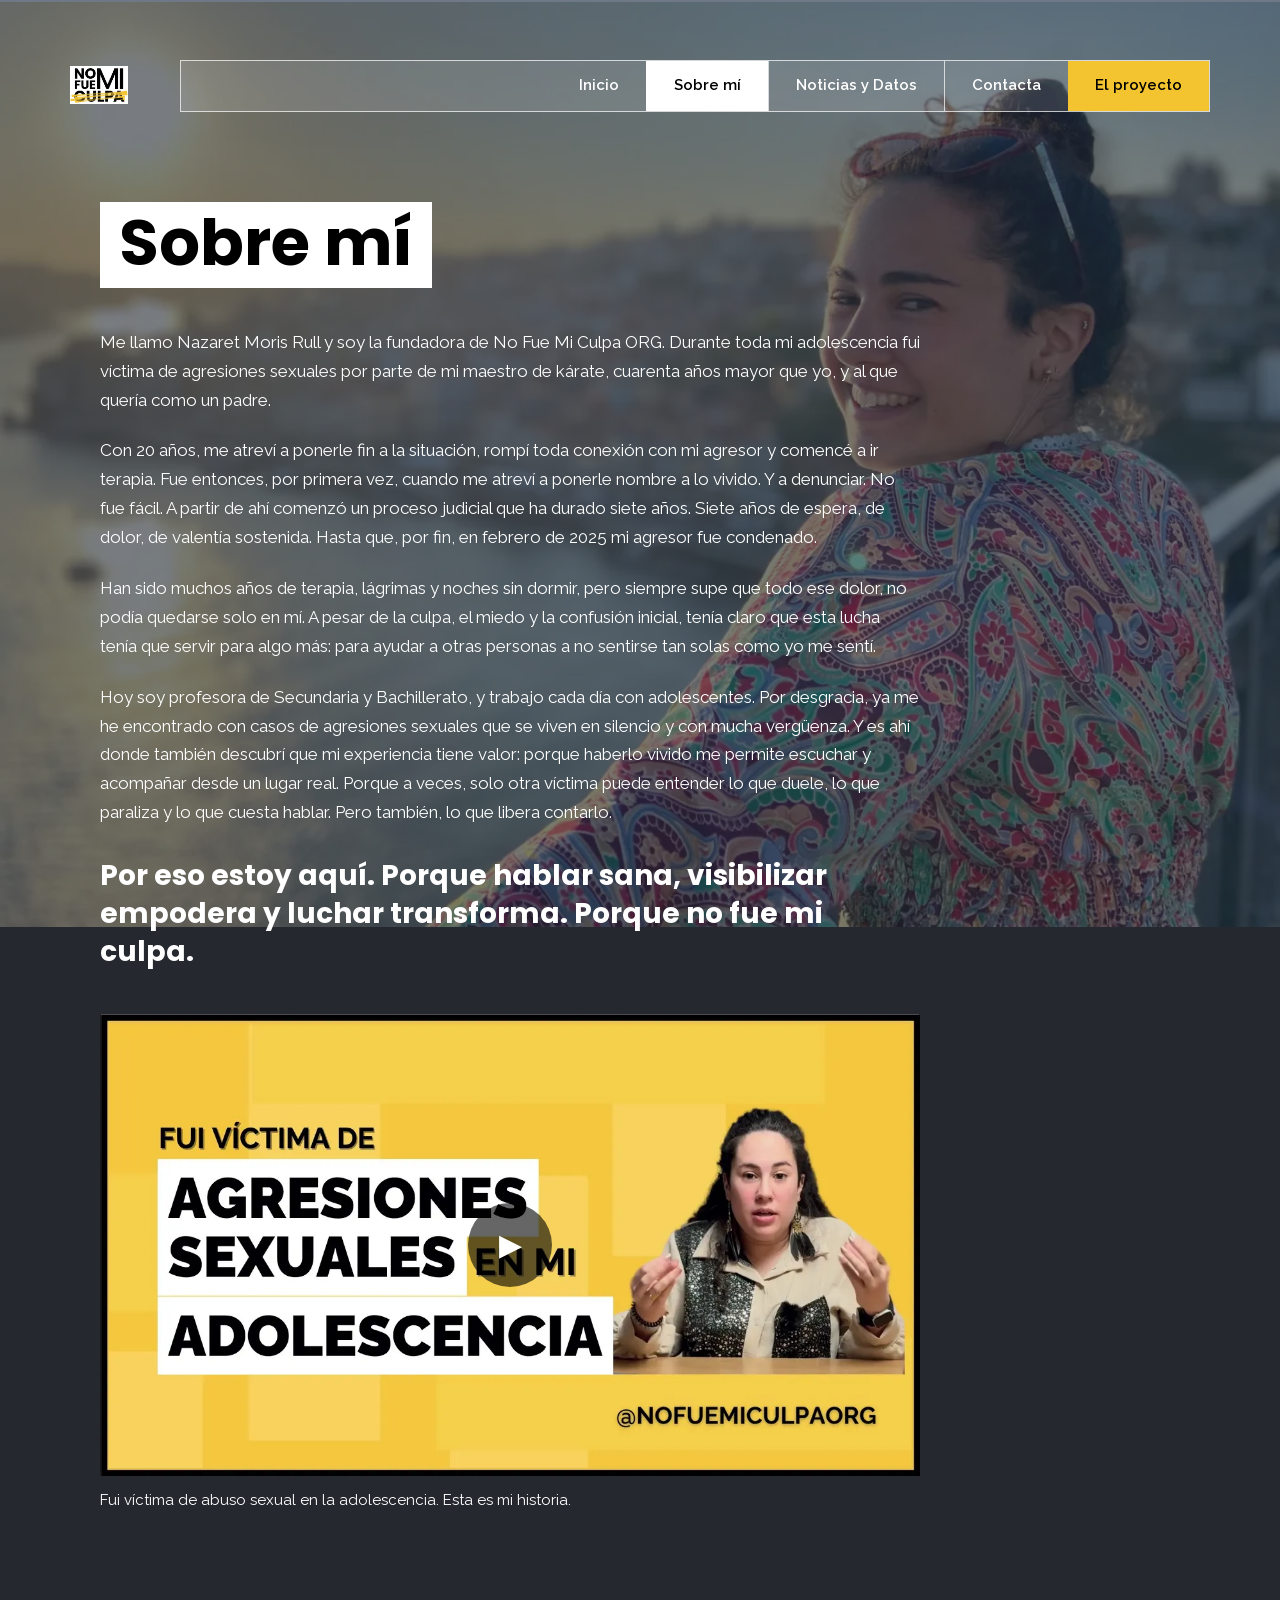
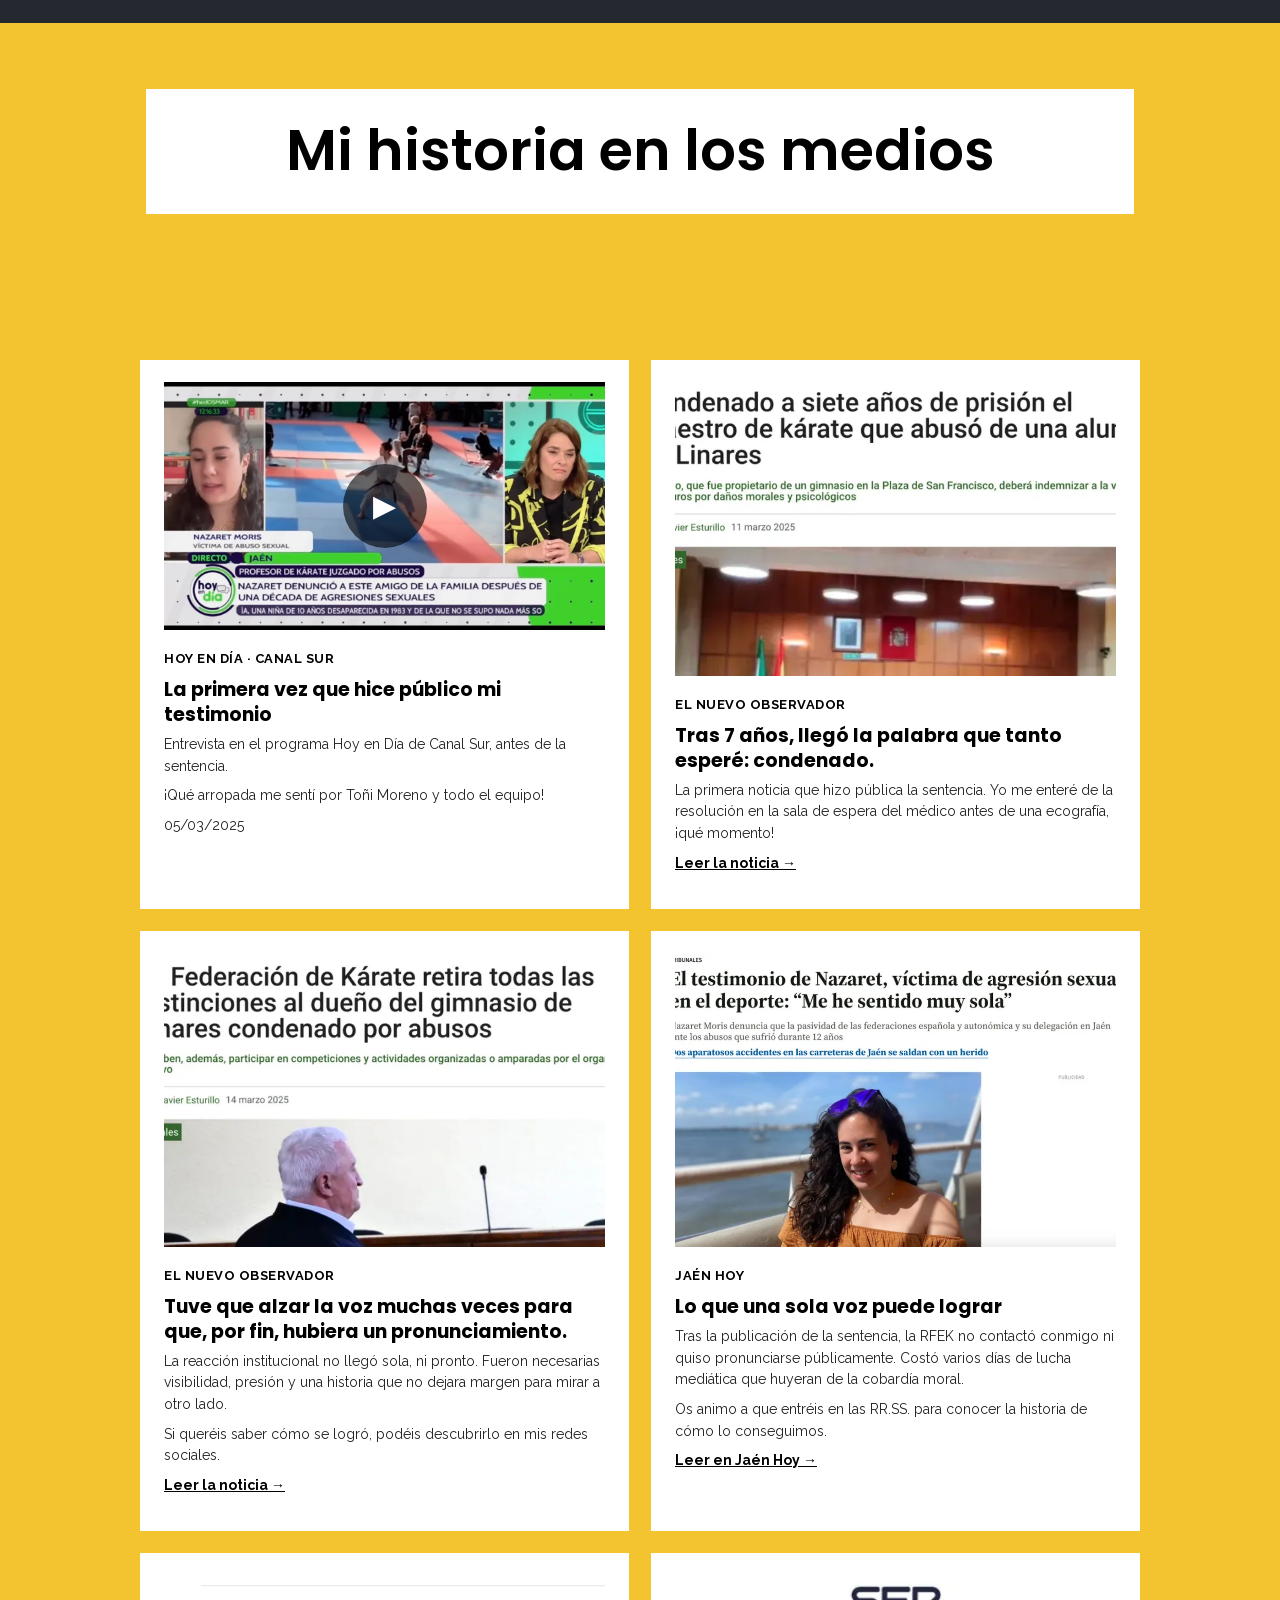
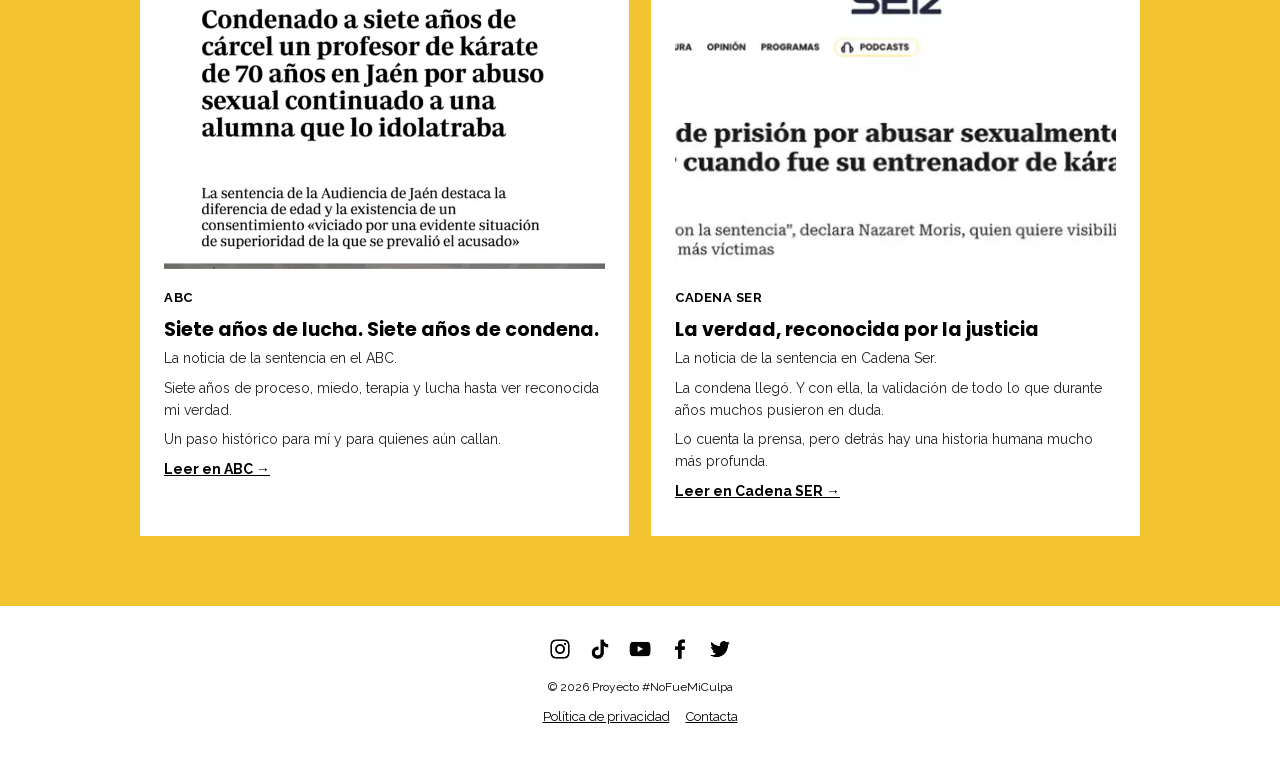
<file: sobre-mi.html>
<!DOCTYPE html>
<html lang="es">
<head>
  <meta charset="UTF-8">
  <meta name="viewport" content="width=device-width, initial-scale=1">
  <title>Sobre mí | No Fue Mi Culpa</title>
  <meta name="description" content="La historia de Nazaret Moris Rull, fundadora de No Fue Mi Culpa.">
  <link rel="canonical" href="https://www.nofuemiculpa.org/sobre-mi.html">
  <link rel="icon" type="image/png" href="img/img_6.png">
  <link rel="apple-touch-icon" href="img/img_6.png">
  <link rel="stylesheet" href="styles.css">
</head>
<body>
  <a class="skip" href="#principal">Saltar al contenido</a>

  <div class="top">
    <header class="site-header">
      <a href="index.html" class="logo"><img src="img/img_5.webp" alt="Logo del proyecto No Fue Mi Culpa" width="58" height="38"></a>
      <nav aria-label="Principal">
        <a href="index.html">Inicio</a>
        <a href="sobre-mi.html" aria-current="page">Sobre mí</a>
        <a href="recursos.html">Noticias y Datos</a>
        <a href="contacta.html">Contacta</a>
        <a href="el-proyecto.html" class="cta">El proyecto</a>
      </nav>
    </header>

    <main id="principal">
      <section class="about-hero">
        <h1 class="box-title">Sobre mí</h1>
        <div class="about-body">
          <p>Me llamo Nazaret Moris Rull y soy la fundadora de No Fue Mi Culpa ORG. Durante toda mi adolescencia fui víctima de agresiones sexuales por parte de mi maestro de kárate, cuarenta años mayor que yo, y al que quería como un padre.</p>
          <p>Con 20 años, me atreví a ponerle fin a la situación, rompí toda conexión con mi agresor y comencé a ir terapia. Fue entonces, por primera vez, cuando me atreví a ponerle nombre a lo vivido. Y a denunciar. No fue fácil.  A partir de ahí comenzó un proceso judicial que ha durado siete años. Siete años de espera, de dolor, de valentía sostenida. Hasta que, por fin, en febrero de 2025 mi agresor fue condenado.</p>
          <p>Han sido muchos años de terapia, lágrimas y noches sin dormir, pero siempre supe que todo ese dolor, no podía quedarse solo en mí. A pesar de la culpa, el miedo y la confusión inicial, tenía claro que esta lucha tenía que servir para algo más: para ayudar a otras personas a no sentirse tan solas como yo me sentí.</p>
          <p>Hoy soy profesora de Secundaria y Bachillerato, y trabajo cada día con adolescentes. Por desgracia, ya me he encontrado con casos de agresiones sexuales que se viven en silencio y con mucha vergüenza. Y es ahí donde también descubrí que mi experiencia tiene valor: porque haberlo vivido me permite escuchar y acompañar desde un lugar real. Porque a veces, solo otra víctima puede entender lo que duele, lo que paraliza y lo que cuesta hablar. Pero también, lo que libera contarlo.</p>
          <p class="q">Por eso estoy aquí. Porque hablar sana, visibilizar empodera y luchar transforma. Porque no fue mi culpa.</p>
          <figure class="inline-video">
            <div class="video" data-yt="Lgnh1aO0smM">
              <img class="poster" src="img/video-poster-sobre-2.webp" alt="Fui víctima de abuso sexual en la adolescencia. Esta es mi historia." width="1280" height="720" loading="lazy">
              <button class="play" type="button" aria-label="Reproducir vídeo: Fui víctima de abuso sexual en la adolescencia">▶</button>
            </div>
            <figcaption>Fui víctima de abuso sexual en la adolescencia. Esta es mi historia.</figcaption>
          </figure>
        </div>
      </section>

      <section class="media-title-wrap" style="background:#f4c430;padding:70px 20px 0">
        <div class="media-title">
          <h2>Mi historia en los medios</h2>
        </div>
      </section>

      <section class="media-section">
        <div class="media-wrap">

          <ul class="media-list">
            <li class="media-item media-video">
              <div class="video" data-yt="tTB44jOKl-0">
                <img class="poster" src="img/video-poster-karate.webp" alt="Entrevista de Nazaret Moris en Hoy en Día (Canal Sur)" width="1280" height="720" loading="lazy">
                <button class="play" type="button" aria-label="Reproducir vídeo: La primera vez que hice público mi testimonio">▶</button>
              </div>
              <span class="src">Hoy en Día · Canal Sur</span>
              <h3>La primera vez que hice público mi testimonio</h3>
              <p>Entrevista en el programa Hoy en Día de Canal Sur, antes de la sentencia.</p>
              <p>¡Qué arropada me sentí por Toñi Moreno y todo el equipo!</p>
              <p class="date">05/03/2025</p>
            </li>
            <li class="media-item">
              <img class="thumb" src="img/media-2.webp" alt="" width="900" height="600" loading="lazy">
              <span class="src">El Nuevo Observador</span>
              <h3>Tras 7 años, llegó la palabra que tanto esperé: condenado.</h3>
              <p>La primera noticia que hizo pública la sentencia. Yo me enteré de la resolución en la sala de espera del médico antes de una ecografía, ¡qué momento!</p>
              <p><a href="https://elnuevoobservador.com/condenado-a-7-anos-de-prision-el-maestro-de-karate-que-abuso-de-una-alumna-en-linares/" rel="noopener">Leer la noticia →</a></p>
            </li>
            <li class="media-item">
              <img class="thumb" src="img/media-4.webp" alt="" width="900" height="600" loading="lazy">
              <span class="src">El Nuevo Observador</span>
              <h3>Tuve que alzar la voz muchas veces para que, por fin, hubiera un pronunciamiento.</h3>
              <p>La reacción institucional no llegó sola, ni pronto. Fueron necesarias visibilidad, presión y una historia que no dejara margen para mirar a otro lado.</p>
              <p>Si queréis saber cómo se logró, podéis descubrirlo en mis redes sociales.</p>
              <p><a href="https://elnuevoobservador.com/la-federacion-de-karate-retira-todas-las-distinciones-al-dueno-del-gimnasio-de-linares-condenado-por-abusos/" rel="noopener">Leer la noticia →</a></p>
            </li>
            <li class="media-item">
              <img class="thumb" src="img/media-6.webp" alt="" width="900" height="600" loading="lazy">
              <span class="src">Jaén Hoy</span>
              <h3>Lo que una sola voz puede lograr</h3>
              <p>Tras la publicación de la sentencia, la RFEK no contactó conmigo ni quiso pronunciarse públicamente. Costó varios días de lucha mediática que huyeran de la cobardía moral.</p>
              <p>Os animo a que entréis en las RR.SS. para conocer la historia de cómo lo conseguimos.</p>
              <p><a href="https://www.jaenhoy.es/jaen/jiennense-logra-karate-institucional-alce-voz-agresiones-sexuales-sentido-sola_0_2003562181.html" rel="noopener">Leer en Jaén Hoy →</a></p>
            </li>
            <li class="media-item">
              <img class="thumb" src="img/media-8.webp" alt="" width="900" height="600" loading="lazy">
              <span class="src">ABC</span>
              <h3>Siete años de lucha. Siete años de condena.</h3>
              <p>La noticia de la sentencia en el ABC.</p>
              <p>Siete años de proceso, miedo, terapia y lucha hasta ver reconocida mi verdad.</p>
              <p>Un paso histórico para mí y para quienes aún callan.</p>
              <p><a href="https://www.abc.es/espana/andalucia/jaen/condenado-siete-anos-carcel-profesor-karate-anos-20250316103928-nts.html" rel="noopener">Leer en ABC →</a></p>
            </li>
            <li class="media-item">
              <img class="thumb" src="img/media-10.webp" alt="" width="900" height="600" loading="lazy">
              <span class="src">Cadena SER</span>
              <h3>La verdad, reconocida por la justicia</h3>
              <p>La noticia de la sentencia en Cadena Ser.</p>
              <p>La condena llegó. Y con ella, la validación de todo lo que durante años muchos pusieron en duda.</p>
              <p>Lo cuenta la prensa, pero detrás hay una historia humana mucho más profunda.</p>
              <p><a href="https://cadenaser.com/andalucia/2025/03/11/siete-anos-de-prision-por-abusar-sexualmente-de-una-menor-cuando-fue-su-entrenador-de-karate-en-linares-radio-linares/" rel="noopener">Leer en Cadena SER →</a></p>
            </li>
          </ul>
        </div>
      </section>
    </main>
  </div>

  <footer class="site-footer">
    <div class="social">
      <a href="https://www.instagram.com/nofuemiculpaorg" aria-label="Instagram" rel="noopener"><img src="img/img_1.png" alt="" width="26" height="26"></a>
      <a href="https://www.tiktok.com/@nofuemiculpa.org" aria-label="TikTok" rel="noopener"><img src="img/img_3.png" alt="" width="26" height="26"></a>
      <a href="https://youtube.com/@nofuemiculpaorg" aria-label="YouTube" rel="noopener"><img src="img/img_8.png" alt="" width="26" height="26"></a>
      <a href="https://www.facebook.com/nazaret.moris" aria-label="Facebook" rel="noopener"><img src="img/img_2.png" alt="" width="26" height="26"></a>
      <a href="https://x.com/nofuemiculpaorg" aria-label="X (Twitter)" rel="noopener"><img src="img/img_9.png" alt="" width="26" height="26"></a>
    </div>
    <p>© 2026 Proyecto #NoFueMiCulpa</p>
    <nav aria-label="Legal"><a href="privacidad.html">Política de privacidad</a><a href="contacta.html">Contacta</a></nav>
  </footer>

  <script>
    // On-demand videos: YouTube is not loaded until the visitor presses play
    document.querySelectorAll('.video[data-yt]').forEach(function(v){
      v.querySelector('.play').addEventListener('click',function(){
        var f=document.createElement('iframe');
        f.src='https://www.youtube-nocookie.com/embed/'+v.dataset.yt+'?autoplay=1&rel=0';
        f.title=v.querySelector('.poster').alt;
        f.allow='accelerometer; autoplay; encrypted-media; gyroscope; picture-in-picture';
        f.allowFullscreen=true;
        v.innerHTML='';v.appendChild(f);
      });
    });
  </script>
</body>
</html>
</file>
<file: styles.css>
/* Self-hosted fonts (no requests to Google) */
@import url("fonts/fonts.css");

:root{--y:#f4c430;--ink:#000;--paper:#fff}
*{box-sizing:border-box;margin:0;padding:0}
html{scroll-behavior:smooth}
html,body{overflow-x:hidden}
body{font-family:'Raleway',Avenir,sans-serif;color:var(--ink);background:#fff;line-height:1.55;font-size:16px}
h1,h2,h3,.display{font-family:'Poppins',sans-serif;line-height:1.15}
img{max-width:100%;height:auto;display:block}
a{color:inherit}
:focus-visible{outline:3px solid #000;outline-offset:3px}
.skip{position:absolute;left:-9999px;top:0;background:#000;color:#fff;padding:10px 16px;z-index:10}
.skip:focus{left:10px;top:10px}
.sr-only{position:absolute;width:1px;height:1px;overflow:hidden;clip:rect(0 0 0 0)}

/* Yellow highlighter: marks key phrases */
.hl{background:linear-gradient(transparent 22%,var(--y) 22%,var(--y) 92%,transparent 92%);padding:0 .15em;color:inherit;font-weight:inherit}
.hl-b{font-weight:700}

/* ===== Header ===== */
.top{position:relative;background:#6e7887;background-size:cover;background-position:center;background-repeat:no-repeat}
.top.fixed-bg{background-attachment:fixed}
@media (hover:none),(max-width:820px){.top.fixed-bg{background-attachment:scroll}}
.site-header{position:relative;z-index:2;display:flex;justify-content:space-between;align-items:stretch;max-width:1180px;margin:0 auto;padding:60px 20px 0;min-height:110px}
.logo{position:absolute;left:20px;top:60px;height:50px;display:flex;align-items:center;z-index:3}
.logo img{width:58px;height:auto}
.site-header nav{display:flex;border:1px solid rgba(255,255,255,.7);background:rgba(255,255,255,.12);flex:1;justify-content:flex-end;margin-left:110px}
.site-header nav a{color:#fff;text-decoration:none;font-weight:600;font-size:15px;padding:0 27px;display:flex;align-items:center;height:50px;border-left:1px solid rgba(255,255,255,.7)}
.site-header nav a:first-child{border-left:0}
.site-header nav a[aria-current="page"]{background:#fff;color:#000}
.site-header nav a.cta{background:var(--y);color:#000;border-left:0}
.top.news-bg{background-image:linear-gradient(rgba(60,64,72,.55),rgba(60,64,72,.55)),url(img/bg-periodicos.webp);background-size:cover;background-position:center;background-repeat:no-repeat;background-attachment:fixed}
@media (hover:none),(max-width:820px){.top.news-bg{background-attachment:scroll}}
.top.light{background:var(--y)}
.top.light.paper{background:#ececec}
.light .site-header nav{border-color:#000;background:transparent}
.light .site-header nav a{color:#000;border-color:#000}
.light .site-header nav a[aria-current="page"]{background:#000;color:#fff}
.light .site-header nav a.cta{background:var(--y);color:#000}
@media(max-width:820px){.site-header nav{margin-left:0}}

/* Title in white box */
.box-title{display:table;background:#fff;color:#000;padding:.04em .4em .1em .4em;font-family:'Poppins',sans-serif;font-weight:700;line-height:1.1}

/* ===== Home ===== */
.top.photo-bg{background:#444 url(img/bg-dos-mujeres.webp) center 40%/cover fixed no-repeat}
@media (hover:none),(max-width:820px){.top.photo-bg{background-attachment:scroll}}
.hero{padding:225px max(20px,calc((100% - 1140px)/2 + 30px)) 150px;margin-top:-110px;background:rgba(110,120,135,.4)}
.hero h1{font-weight:700;font-size:clamp(34px,5.6vw,80px);line-height:1.1}
.hero .box{display:table;background:#fff;color:#000;padding:.04em .4em .1em .4em;margin-bottom:10px;white-space:nowrap;max-width:100%}
.hero .accent{color:var(--y)}
.hero-sub{color:#fff;font-family:'Poppins',sans-serif;font-weight:600;font-size:16px;margin-top:30px}

.intro{background:rgba(223,224,226,.88);text-align:center;padding:90px 20px 80px}
.intro h2{font-size:clamp(30px,4vw,52px);font-weight:700;margin-bottom:34px}
.intro p{font-size:16px;max-width:760px;margin:0 auto 6px}
.intro p.lead{font-family:'Poppins',sans-serif;font-weight:700;font-size:clamp(18px,2vw,22px);margin-bottom:10px}

.stats{background:#fff;text-align:center;padding:90px 20px 100px}
.stats h2{font-size:clamp(26px,3vw,36px);font-weight:600;margin-bottom:70px}
.stat-grid{display:grid;grid-template-columns:repeat(3,1fr);gap:30px;max-width:1100px;margin:0 auto}
.num{display:block;font-family:'Poppins',sans-serif;font-size:clamp(60px,7vw,90px);font-weight:700;color:var(--y);line-height:1.1;margin-bottom:20px;-webkit-text-stroke:0}
.stat p{font-size:16px;font-weight:600;line-height:1.6;max-width:260px;margin:0 auto}

.story{background:var(--y);text-align:center;padding:90px 20px 80px}
.story blockquote{font-family:'Poppins',sans-serif;font-weight:700;font-size:clamp(28px,4vw,56px);line-height:1.2;margin-bottom:38px}
.story p{font-size:16px;font-weight:600;line-height:1.6}

.photo-strip{height:520px;background:url(img/bg-dos-mujeres.webp) center 40%/cover fixed no-repeat}
@media (hover:none),(max-width:820px){.photo-strip{background-attachment:scroll}}

/* ===== Buttons ===== */
.btn{display:inline-block;background:var(--y);color:#000;font-size:14px;font-weight:700;text-decoration:none;padding:11px 25px;margin-top:30px;border:0;cursor:pointer;font-family:inherit}
.btn:hover{filter:brightness(.95)}
.btn.white{background:#fff;color:#000;font-size:15px;letter-spacing:.05em;padding:12px 16px}
.btn.dark{background:#000;color:#fff}
.btn-box{display:inline-block;border:1px solid #000;color:#000;text-decoration:none;font-size:14px;font-weight:700;padding:8px 16px;margin-top:14px}

/* ===== Inner pages (header) ===== */
.page-hero{padding:225px max(20px,calc((100% - 1140px)/2 + 30px)) 90px;margin-top:-110px}
.page-hero h1{font-weight:700;font-size:clamp(34px,5vw,68px);line-height:1.1}
.page-hero p{font-family:'Poppins',sans-serif;font-weight:600;font-size:16px;margin-top:20px}

/* ===== Content text ===== */
.content{max-width:820px;margin:0 auto;padding:80px 20px}
.content h2{font-size:clamp(26px,3.4vw,40px);font-weight:700;margin:56px 0 20px}
.content h2:first-child{margin-top:0}
.content p{font-size:17px;line-height:1.7;margin-bottom:18px}
.content .lead{font-family:'Poppins',sans-serif;font-weight:600;font-size:clamp(20px,2.4vw,26px);line-height:1.4}
.content blockquote{border-left:6px solid var(--y);padding:6px 0 6px 22px;margin:30px 0;font-family:'Poppins',sans-serif;font-weight:600;font-size:20px}
.content a.text-link{color:#000;font-weight:700}

/* ===== News and Data ===== */
.news-hero{padding:200px max(20px,calc((100% - 1140px)/2 + 30px)) 90px;margin-top:-110px}
.news-hero .card-hero{background:#fff;padding:40px 40px 44px;text-align:center;max-width:1000px;margin:0 auto}
.news-hero h1{font-weight:700;font-size:clamp(34px,5vw,64px);line-height:1.15}
.news-hero h1 .y{color:var(--y)}
.news-hero p{font-size:16px;margin-top:16px}

.section-title{font-family:'Poppins',sans-serif;font-weight:600;font-size:clamp(40px,6vw,80px);text-align:center;padding:50px 20px 40px;line-height:1}

.news-grid{display:grid;grid-template-columns:repeat(4,1fr);gap:0;max-width:1180px;margin:0 auto;padding:0 20px 90px;align-items:start}
.news-card{padding:26px 22px 30px;text-align:center;background:#fff;min-height:320px}
.news-card.yellow{background:var(--y)}
.news-card h3{font-family:'Raleway',sans-serif;font-weight:700;font-size:16px;line-height:1.35;margin-bottom:14px}
.news-card .date{font-size:15px;color:#222;margin-bottom:6px}
.news-card a.more{display:inline-block;border:1px solid #000;color:#000;text-decoration:none;font-size:13px;font-weight:700;padding:6px 14px;margin-top:10px}

.black-band{background:#000;color:#fff;padding:90px 20px 100px}
.black-band .wrap{max-width:1140px;margin:0 auto;display:grid;grid-template-columns:1fr 1fr;gap:40px;align-items:center}
.black-band h2{font-size:clamp(48px,6vw,84px);font-weight:600;line-height:1.05}
.black-band p{font-size:16px;line-height:1.6;margin-bottom:12px}
.black-band .btn{margin-top:20px}

.data-band{background:linear-gradient(to bottom,var(--y) 0%,var(--y) 40%,#000 100%);padding:70px 20px 90px}
.data-grid{display:grid;grid-template-columns:1fr 1fr;gap:26px 26px;max-width:1140px;margin:0 auto;align-items:start}
.data-card{background:#fff;padding:26px 28px 28px}
.data-card .src{font-family:'Poppins',sans-serif;font-size:14px;font-weight:600;line-height:1.5;margin-bottom:10px}
.data-card .stat-txt{font-family:'Poppins',sans-serif;font-size:clamp(20px,2.2vw,26px);font-weight:500;line-height:1.3}
.data-card .arrow{display:block;width:40px;border-top:2px solid #000;margin-top:16px}

/* ===== About ===== */
.about-hero{position:relative;padding:200px max(20px,calc((100% - 1140px)/2 + 30px)) 110px;margin-top:-110px;color:#fff;background:#222 url(img/bg-nazaret.webp) center 30%/cover fixed no-repeat}
@media (hover:none),(max-width:820px){.about-hero{background-attachment:scroll}}
.inline-video{max-width:820px;margin:44px 0 0}
.inline-video figcaption{color:#fff;font-size:15px;margin-top:12px}
.media-video .video{margin-bottom:16px}
.about-hero::before{content:"";position:absolute;inset:0;background:rgba(40,46,56,.62)}
.about-hero>*{position:relative}
.about-hero .box-title{font-size:clamp(40px,5vw,66px);padding:.1em .3em .14em}
.about-body{max-width:820px;margin-top:40px;font-size:17px;line-height:1.7}
.about-body p{margin-bottom:22px}
.about-body .hl{background:linear-gradient(transparent 25%,var(--y) 25%,var(--y) 92%,transparent 92%);color:#000;font-weight:700}
.about-body .q{font-family:'Poppins',sans-serif;font-weight:700;font-size:clamp(20px,2.4vw,28px);line-height:1.35;margin-top:30px}

.media-title{background:#fff;border:6px solid var(--y);text-align:center;max-width:1000px;margin:0 auto;position:relative;padding:30px 20px;margin-top:-10px}
.media-title::after{content:"";position:absolute;left:50%;bottom:-22px;transform:translateX(-50%);border:12px solid transparent;border-top:12px solid var(--y);border-bottom:0}
.media-title h2{font-family:'Poppins',sans-serif;font-weight:600;font-size:clamp(34px,4.6vw,56px)}
.media-section{background:var(--y);padding:90px 20px 70px}
.media-wrap{max-width:1000px;margin:0 auto}
.video{position:relative;aspect-ratio:16/9;background:#000;border:0}
.video iframe,.video .poster{position:absolute;inset:0;width:100%;height:100%;border:0}
.video .poster{object-fit:cover;cursor:pointer}
.video .play{position:absolute;left:50%;top:50%;transform:translate(-50%,-50%);width:84px;height:84px;border-radius:50%;background:rgba(0,0,0,.6);color:#fff;font-size:30px;text-align:center;line-height:84px;border:0;cursor:pointer}
.video-caption{text-align:center;margin-top:20px;color:#000}
.video-caption h3{font-size:22px;font-weight:700;margin-bottom:6px}
.video-caption p{font-size:15px}

.media-list{display:grid;grid-template-columns:repeat(2,1fr);gap:22px;margin-top:50px;list-style:none}
.media-item{background:#fff;padding:22px 24px 26px}
.media-item .thumb{width:100%;aspect-ratio:3/2;object-fit:cover;margin-bottom:16px}
.media-item p{margin-bottom:8px}
.media-item .src{font-size:13px;font-weight:700;text-transform:uppercase;letter-spacing:.04em}
.media-item h3{font-size:19px;font-weight:700;margin:8px 0 6px;line-height:1.3}
.media-item p{font-size:14px;color:#222}
.media-item a{color:#000;font-weight:700}

/* ===== Contact ===== */
.contact-hero{position:relative;margin-top:-110px;padding:200px max(20px,calc((100% - 1140px)/2 + 30px)) 80px;background:linear-gradient(115deg,#f4c430 0%,#fff3c4 55%,#f4c430 100%)}
.contact-row{display:grid;grid-template-columns:1fr 1fr;gap:0;max-width:1140px;margin:0 auto;align-items:start}
.contact-photo{background:#000;aspect-ratio:4/3;overflow:hidden}
.contact-photo img{width:100%;height:100%;object-fit:cover}
.contact-card{background:#fff;padding:50px 46px 52px;margin-top:70px}
.contact-card h1{font-size:clamp(36px,4.6vw,58px);font-weight:700;margin-bottom:26px}
.contact-card p{font-size:16px;line-height:1.75;margin-bottom:16px}
.contact-card .hl{padding:0 .2em}
.hablemos{background:#ebe3cf;margin:0 auto 0;max-width:1140px;padding:60px 60px 70px}
.hablemos h2{font-size:clamp(34px,4vw,48px);font-weight:700;margin-bottom:30px}
.hablemos .cols{display:flex;gap:70px;flex-wrap:wrap;align-items:flex-start}
.hablemos h3{font-size:16px;font-weight:700;margin-bottom:10px}
.hablemos a.mail{font-family:'Poppins',sans-serif;font-weight:600;font-size:16px;word-break:break-all}
.contact-social{display:flex;gap:12px}
.contact-social a{display:block;line-height:0}
.contact-social img{width:26px;height:26px}
.contact-wrap{background:var(--y);padding:0 20px 80px}

/* ===== Project ===== */
.project-hero{padding:200px max(20px,calc((100% - 1140px)/2 + 30px)) 110px;margin-top:-110px;background:linear-gradient(rgba(60,66,76,.6),rgba(60,66,76,.6)),url(img/bg-dos-mujeres.webp) center 40%/cover fixed no-repeat}
@media (hover:none),(max-width:820px){.project-hero{background-attachment:scroll}}
.video-band{background:var(--y);padding:70px 20px}
.video-band .video{max-width:1000px;margin:0 auto;background:#000;position:relative;aspect-ratio:16/9}
.video-band video{position:absolute;inset:0;width:100%;height:100%;background:#000}
.project-hero .stack{display:flex;flex-direction:column;align-items:flex-start;gap:8px}
.project-hero .box-title{font-size:clamp(44px,8vw,110px);line-height:1;padding:.04em .3em .1em}
.project-hero .box-title.accent{color:var(--y)}
.project-hero p{font-family:'Poppins',sans-serif;font-weight:600;color:#fff;font-size:17px;margin-top:40px}

.project-about{max-width:1100px;margin:0 auto;padding:110px 20px 60px;text-align:left}
.project-about h2{font-size:clamp(40px,5vw,64px);font-weight:700;margin-bottom:40px}
.project-about p{font-size:17px;line-height:1.75;margin-bottom:20px}
.project-about p strong{font-weight:700}
.project-about .big{font-family:'Poppins',sans-serif;font-weight:700;font-size:clamp(22px,3vw,34px);text-align:center;margin:60px 0 20px;letter-spacing:.01em}


.voice{background:#000;color:#fff;text-align:center;padding:90px 20px 100px}
.voice h2{display:inline-block;background:var(--y);color:#000;font-size:clamp(40px,5.6vw,72px);font-weight:500;padding:.1em .35em .14em;line-height:1.05;margin-bottom:40px}
.voice p{font-size:19px;line-height:1.6;font-weight:600}
.voice p.y{color:var(--y);margin-top:12px}
.voice .btn{margin-top:40px;font-size:14px}

.testimonies{display:grid;grid-template-columns:repeat(3,1fr);max-width:1180px;margin:0 auto;border:1px solid #000}
.testimony{padding:50px 34px 40px;text-align:center;border-right:1px solid #000}
.testimony:last-child{border-right:0}
.testimony .q{font-family:'Poppins',sans-serif;font-size:90px;color:var(--y);line-height:.6;height:50px;margin-bottom:24px}
.testimony .who{font-weight:700;font-size:16px}
.testimony .sub{font-size:13px;color:#333;margin:4px 0 22px}
.testimony .txt{font-family:'Poppins',sans-serif;font-weight:600;font-size:17px;line-height:1.5}
.testimony .tail{font-size:13px;color:#333;margin-top:18px}

.coming{position:relative;padding:140px 20px;background:linear-gradient(rgba(60,66,76,.45),rgba(60,66,76,.45)),url(img/bg-dos-mujeres.webp) center 40%/cover fixed no-repeat}
@media (hover:none),(max-width:820px){.coming{background-attachment:scroll}}
.coming .card{background:#fff;max-width:600px;margin:0 auto;text-align:center;padding:44px 40px 50px}
.coming h2{font-size:clamp(34px,5vw,56px);font-weight:700;margin-bottom:20px;word-break:normal}
.coming p{font-size:16px;line-height:1.7;margin-bottom:14px}
.coming .btn{font-size:13px;margin-top:20px}

/* ===== Footer ===== */
.site-footer{text-align:center;padding:30px 20px 36px;background:#fff}
.social{display:flex;justify-content:center;gap:14px;margin:0 0 16px;flex-wrap:wrap}
.social a{display:block;line-height:0}
.social img{width:26px;height:26px}
.site-footer p{font-size:12px}
.site-footer nav{margin-top:10px;font-size:13px}
.site-footer nav a{margin:0 8px}

/* ===== Mobile ===== */
@media(max-width:900px){
 .news-grid{grid-template-columns:repeat(2,1fr)}
 .testimonies{grid-template-columns:1fr}
 .testimony{border-right:0;border-bottom:1px solid #000}
 .contact-row,.black-band .wrap,.data-grid{grid-template-columns:1fr}
 .media-list{grid-template-columns:1fr}
 .contact-card{margin-top:0}
}
@media(max-width:760px){
 .site-header{padding-top:20px;flex-direction:column;align-items:flex-start;gap:10px}
 .logo{position:static;height:auto}
 .site-header nav{flex-wrap:wrap;justify-content:flex-start;width:100%}
 .site-header nav a{padding:0 12px;height:40px;font-size:13px}
 .hero,.page-hero,.news-hero,.about-hero,.project-hero,.contact-hero{margin-top:0;padding:50px 20px 90px}
 .hero .box{white-space:normal}
 .stat-grid{grid-template-columns:1fr;gap:40px}
 .news-grid{grid-template-columns:1fr}
 .news-card{min-height:0;padding:20px 20px 22px}
 .photo-strip{height:260px}
 .hablemos{padding:40px 24px}
}
</file>
